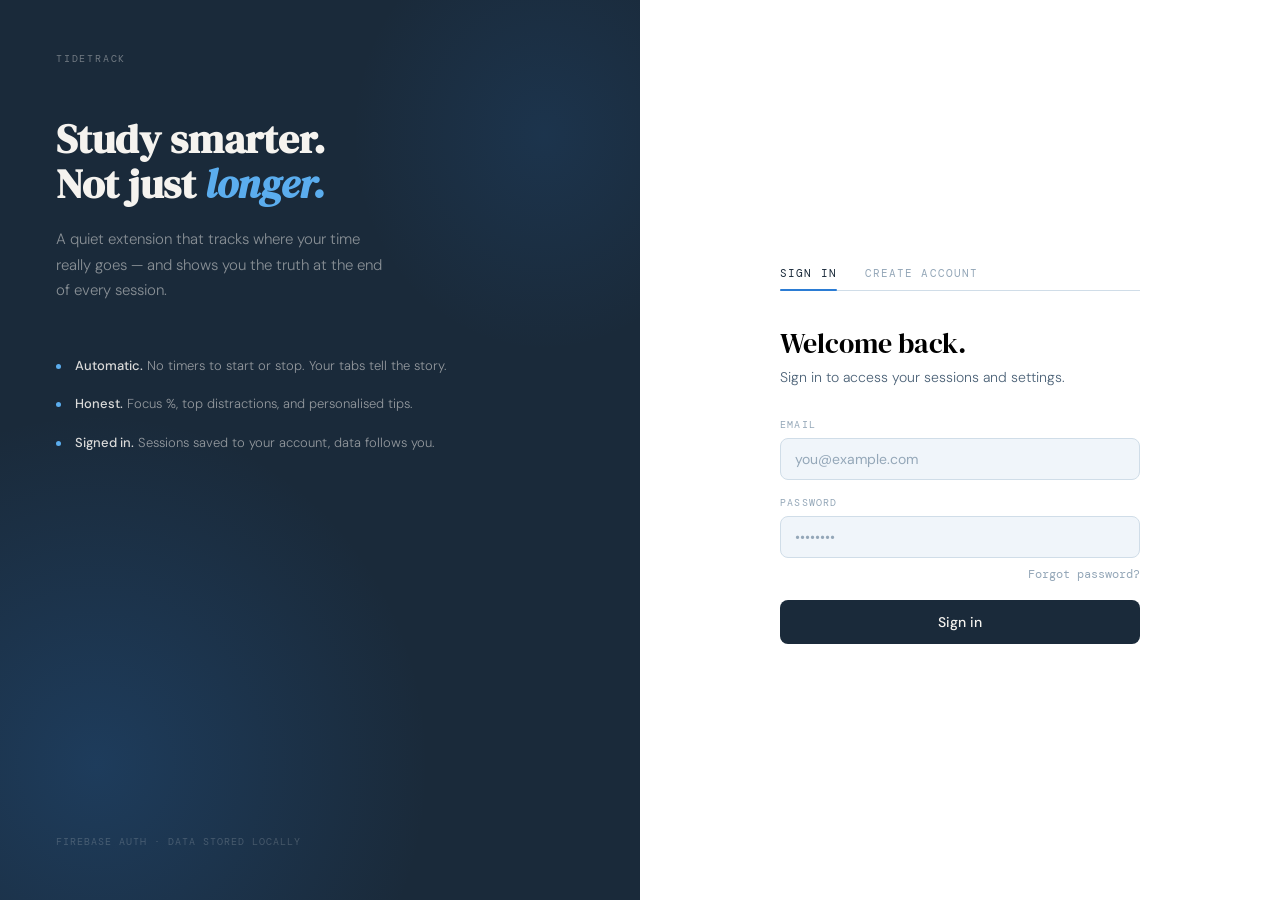
<file: my-folder/login.html>
<!DOCTYPE html>
<html lang="en">
<head>
  <meta charset="utf-8" />
  <meta name="viewport" content="width=device-width, initial-scale=1" />
  <title>Sign in — TideTrack</title>
  <link rel="preconnect" href="https://fonts.googleapis.com">
  <link href="https://fonts.googleapis.com/css2?family=DM+Serif+Display:ital@0;1&family=DM+Mono:wght@300;400&family=DM+Sans:wght@300;400;500&display=swap" rel="stylesheet">
  <style>
    *, *::before, *::after { box-sizing: border-box; margin: 0; padding: 0; }

    :root {
      --ink:      #1a2a3a;
      --ink-2:    #4d6378;
      --ink-3:    #94a7b8;
      --surface:  #ffffff;
      --bg:       #f0f5fa;
      --accent:   #2b7cd4;
      --accent-2: #e0eefb;
      --warn:     #c0392b;
      --warn-2:   #fdf0ee;
      --border:   #d0dde8;
    }

    html, body { height: 100%; font-family: 'DM Sans', system-ui, sans-serif; }

    .wrapper {
      min-height: 100vh;
      display: grid;
      grid-template-columns: 1fr 1fr;
    }

    /* ── Brand panel ── */
    .brand-panel {
      background: var(--ink);
      color: #f5f3ef;
      display: flex;
      flex-direction: column;
      justify-content: space-between;
      padding: 52px 56px;
      position: relative;
      overflow: hidden;
    }
    .brand-panel::before {
      content: '';
      position: absolute;
      inset: 0;
      background:
        radial-gradient(ellipse 80% 60% at 15% 85%, rgba(43,124,212,0.22) 0%, transparent 65%),
        radial-gradient(ellipse 50% 40% at 85% 15%, rgba(43,124,212,0.12) 0%, transparent 60%);
      pointer-events: none;
    }
    .brand-top { position: relative; z-index: 1; }
    .brand-eyebrow {
      font-family: 'DM Mono', monospace;
      font-size: 10px;
      letter-spacing: 0.18em;
      text-transform: uppercase;
      color: rgba(245,243,239,0.4);
      margin-bottom: 52px;
    }
    .brand-headline {
      font-family: 'DM Serif Display', Georgia, serif;
      font-size: clamp(30px, 3.2vw, 46px);
      line-height: 1.1;
    }
    .brand-headline em { font-style: italic; color: #5badee; }
    .brand-sub {
      margin-top: 20px;
      font-size: 15px;
      color: rgba(245,243,239,0.5);
      font-weight: 300;
      line-height: 1.7;
      max-width: 340px;
    }
    .brand-features { position: relative; z-index: 1; margin-top: 52px; display: flex; flex-direction: column; gap: 18px; }
    .brand-feature  { display: flex; align-items: flex-start; gap: 14px; }
    .feature-dot    { width: 5px; height: 5px; border-radius: 50%; background: #5badee; margin-top: 8px; flex-shrink: 0; }
    .brand-feature p { font-size: 13px; color: rgba(245,243,239,0.55); font-weight: 300; line-height: 1.6; }
    .brand-feature strong { color: rgba(245,243,239,0.88); font-weight: 500; }
    .brand-footer {
      position: relative; z-index: 1;
      font-family: 'DM Mono', monospace;
      font-size: 10px; letter-spacing: 0.1em;
      color: rgba(245,243,239,0.2);
      text-transform: uppercase;
    }

    /* ── Form panel ── */
    .form-panel {
      background: var(--surface);
      display: flex;
      align-items: center;
      justify-content: center;
      padding: 52px 56px;
    }
    .form-inner {
      width: 100%;
      max-width: 360px;
      animation: fadeUp 0.35s ease both;
    }
    @keyframes fadeUp {
      from { opacity: 0; transform: translateY(10px); }
      to   { opacity: 1; transform: none; }
    }

    /* ── Tabs ── */
    .tabs {
      display: flex;
      border-bottom: 1px solid var(--border);
      margin-bottom: 36px;
    }
    .tab-btn {
      background: none; border: none;
      padding: 10px 0; margin-right: 28px;
      font-family: 'DM Mono', monospace;
      font-size: 11px; letter-spacing: 0.1em;
      text-transform: uppercase;
      color: var(--ink-3); cursor: pointer;
      position: relative; transition: color 0.15s;
    }
    .tab-btn.active { color: var(--ink); }
    .tab-btn.active::after {
      content: ''; position: absolute;
      bottom: -1px; left: 0; right: 0;
      height: 2px; background: var(--accent); border-radius: 2px;
    }

    /* ── Headings ── */
    .form-title {
      font-family: 'DM Serif Display', Georgia, serif;
      font-size: 28px; font-weight: 400; line-height: 1.15;
      margin-bottom: 8px;
    }
    .form-sub { font-size: 14px; color: var(--ink-2); font-weight: 300; margin-bottom: 30px; line-height: 1.5; }

    /* ── Fields ── */
    .field { margin-bottom: 16px; }
    .field label {
      display: block;
      font-family: 'DM Mono', monospace;
      font-size: 10px; letter-spacing: 0.12em; text-transform: uppercase;
      color: var(--ink-3); margin-bottom: 7px;
    }
    .field input {
      width: 100%; padding: 11px 14px;
      background: var(--bg);
      border: 1.5px solid var(--border);
      border-radius: 8px;
      font-family: 'DM Sans', system-ui, sans-serif;
      font-size: 14px; color: var(--ink);
      outline: none; transition: border-color 0.15s, background 0.15s;
    }
    .field input:focus { border-color: var(--accent); background: var(--surface); }
    .field input::placeholder { color: var(--ink-3); }
    .field input.error { border-color: var(--warn); }

    /* ── Messages ── */
    .msg {
      font-size: 13px; padding: 10px 14px;
      border-radius: 8px; margin-bottom: 16px;
      line-height: 1.5; display: none;
    }
    .msg.error   { background: var(--warn-2); color: var(--warn); display: block; }
    .msg.success { background: var(--accent-2); color: var(--accent); display: block; }

    /* ── Forgot link ── */
    .forgot-link {
      display: block; text-align: right;
      font-size: 12px; font-family: 'DM Mono', monospace;
      color: var(--ink-3); cursor: pointer;
      margin-top: -8px; margin-bottom: 18px;
      text-decoration: none; transition: color 0.15s;
    }
    .forgot-link:hover { color: var(--accent); }

    /* ── Button ── */
    .submit-btn {
      width: 100%; padding: 12px;
      background: var(--ink); color: #f5f3ef;
      border: none; border-radius: 8px;
      font-family: 'DM Sans', system-ui, sans-serif;
      font-size: 14px; font-weight: 500; cursor: pointer;
      transition: opacity 0.15s, transform 0.1s;
      display: flex; align-items: center; justify-content: center; gap: 8px;
      min-height: 44px;
    }
    .submit-btn:hover  { opacity: 0.85; }
    .submit-btn:active { transform: scale(0.98); }
    .submit-btn:disabled { opacity: 0.45; cursor: default; transform: none; }
    .spinner {
      width: 15px; height: 15px;
      border: 2px solid rgba(255,255,255,0.3);
      border-top-color: #fff;
      border-radius: 50%;
      animation: spin 0.7s linear infinite;
    }
    @keyframes spin { to { transform: rotate(360deg); } }

    /* ── Reset section ── */
    #resetSection { display: none; }
    .back-link {
      display: inline-flex; align-items: center; gap: 6px;
      font-size: 12px; font-family: 'DM Mono', monospace;
      color: var(--ink-3); cursor: pointer;
      margin-bottom: 32px; transition: color 0.15s;
    }
    .back-link:hover { color: var(--accent); }

    @media (max-width: 680px) {
      .wrapper { grid-template-columns: 1fr; }
      .brand-panel { display: none; }
      .form-panel { padding: 40px 24px; align-items: flex-start; padding-top: 60px; }
    }
  </style>
</head>
<body>
<div class="wrapper">

  <!-- Left panel -->
  <div class="brand-panel">
    <div class="brand-top">
      <p class="brand-eyebrow">TideTrack</p>
      <h1 class="brand-headline">Study smarter.<br>Not just <em>longer.</em></h1>
      <p class="brand-sub">
        A quiet extension that tracks where your time really goes —
        and shows you the truth at the end of every session.
      </p>
      <div class="brand-features">
        <div class="brand-feature">
          <span class="feature-dot"></span>
          <p><strong>Automatic.</strong> No timers to start or stop. Your tabs tell the story.</p>
        </div>
        <div class="brand-feature">
          <span class="feature-dot"></span>
          <p><strong>Honest.</strong> Focus %, top distractions, and personalised tips.</p>
        </div>
        <div class="brand-feature">
          <span class="feature-dot"></span>
          <p><strong>Signed in.</strong> Sessions saved to your account, data follows you.</p>
        </div>
      </div>
    </div>
    <p class="brand-footer">Firebase Auth · Data stored locally</p>
  </div>

  <!-- Right panel -->
  <div class="form-panel">
    <div class="form-inner">

      <!-- Auth section -->
      <div id="authSection">
        <div class="tabs">
          <button class="tab-btn active" data-tab="signin">Sign in</button>
          <button class="tab-btn"        data-tab="signup">Create account</button>
        </div>

        <div id="msgBox" class="msg"></div>

        <!-- Sign in -->
        <div id="signinForm">
          <h2 class="form-title">Welcome back.</h2>
          <p class="form-sub">Sign in to access your sessions and settings.</p>
          <div class="field">
            <label>Email</label>
            <input type="email" id="si-email" placeholder="you@example.com" autocomplete="email" />
          </div>
          <div class="field">
            <label>Password</label>
            <input type="password" id="si-password" placeholder="••••••••" autocomplete="current-password" />
          </div>
          <a class="forgot-link" id="forgotLink">Forgot password?</a>
          <button class="submit-btn" id="signinBtn">
            <span>Sign in</span>
          </button>
        </div>

        <!-- Sign up -->
        <div id="signupForm" style="display:none">
          <h2 class="form-title">Create your account.</h2>
          <p class="form-sub">Start tracking your study sessions today.</p>
          <div class="field">
            <label>Your name</label>
            <input type="text" id="su-name" placeholder="First name" autocomplete="given-name" />
          </div>
          <div class="field">
            <label>Email</label>
            <input type="email" id="su-email" placeholder="you@example.com" autocomplete="email" />
          </div>
          <div class="field">
            <label>Password</label>
            <input type="password" id="su-password" placeholder="At least 6 characters" autocomplete="new-password" />
          </div>
          <div class="field">
            <label>Confirm password</label>
            <input type="password" id="su-confirm" placeholder="••••••••" autocomplete="new-password" />
          </div>
          <button class="submit-btn" id="signupBtn">
            <span>Create account</span>
          </button>
        </div>
      </div>

      <!-- Password reset section -->
      <div id="resetSection">
        <span class="back-link" id="backToSignin">← Back to sign in</span>
        <h2 class="form-title">Reset password.</h2>
        <p class="form-sub">We'll send a reset link to your email address.</p>
        <div id="resetMsg" class="msg"></div>
        <div class="field">
          <label>Email</label>
          <input type="email" id="reset-email" placeholder="you@example.com" autocomplete="email" />
        </div>
        <button class="submit-btn" id="resetBtn">
          <span>Send reset link</span>
        </button>
      </div>

    </div>
  </div>
</div>

<script src="firebase-config.js"></script>
<script src="auth.js"></script>
<script src="login.js"></script>
</body>
</html>
</file>
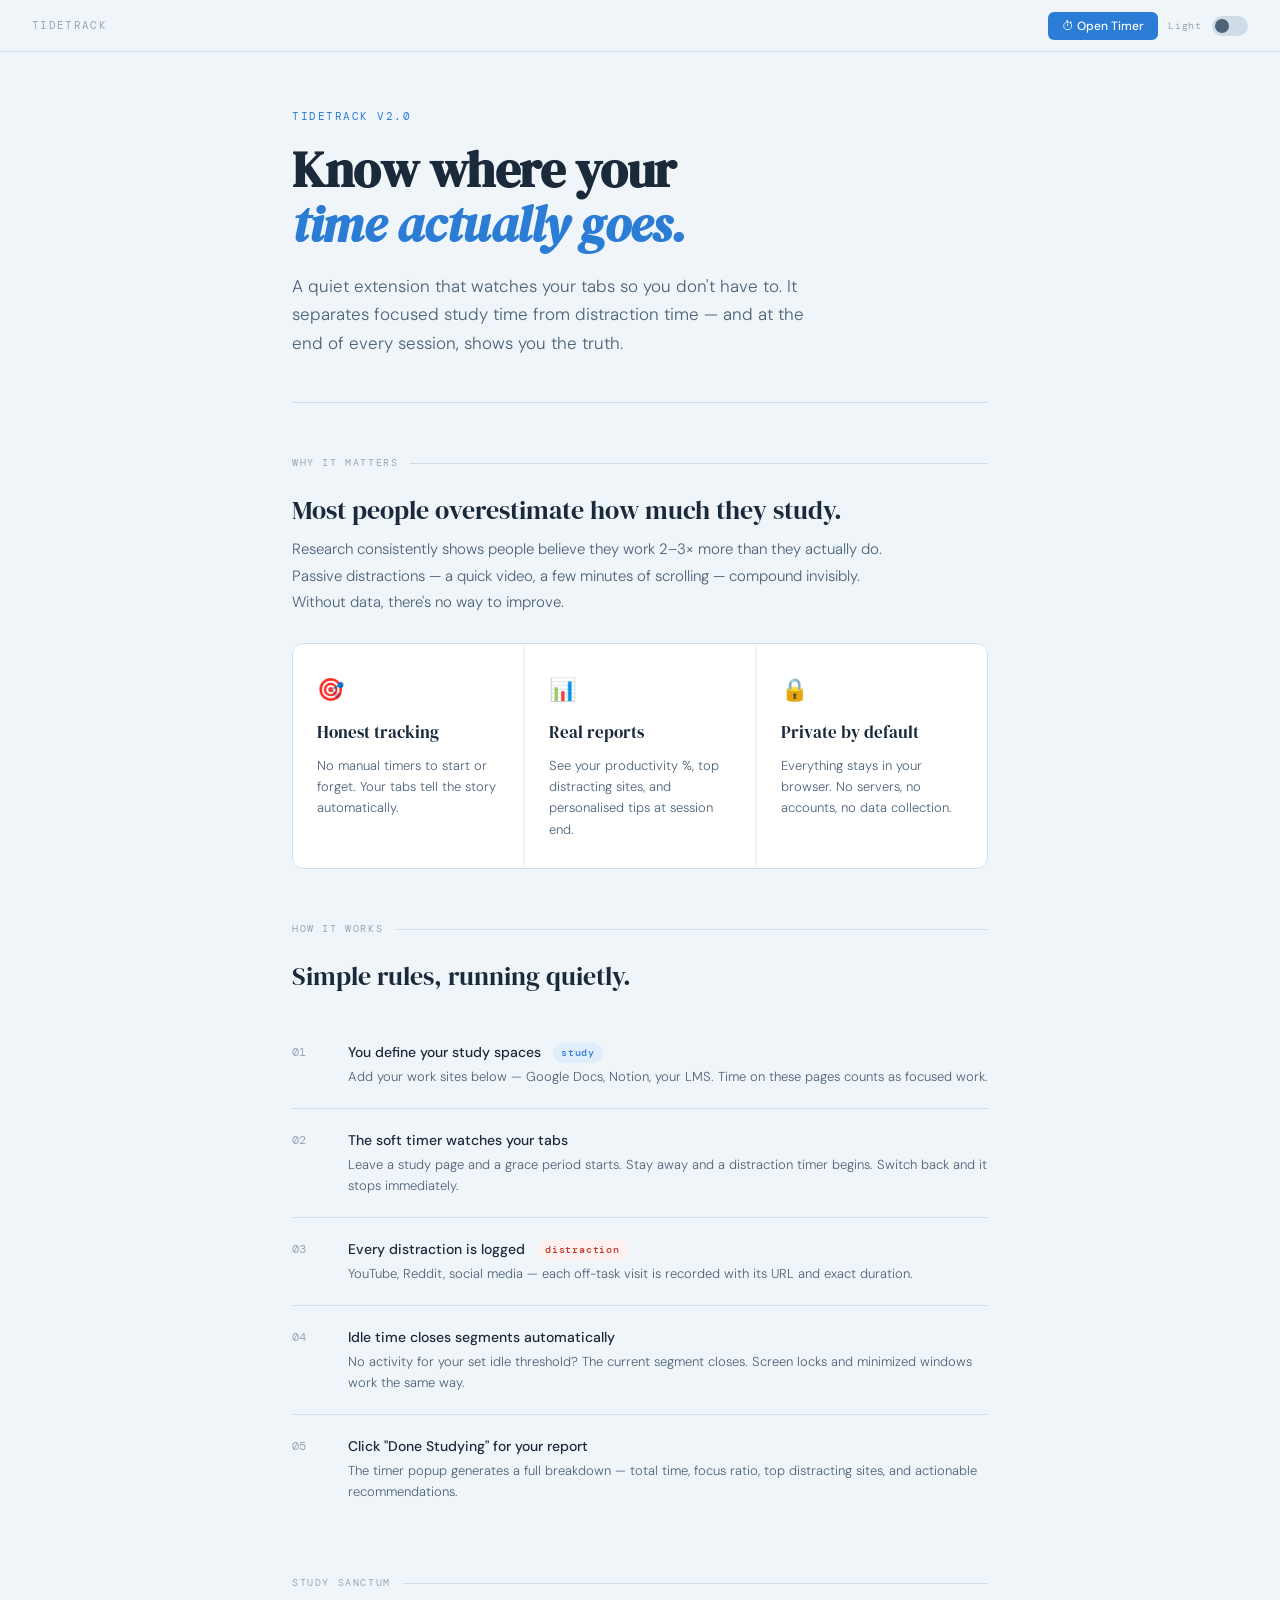
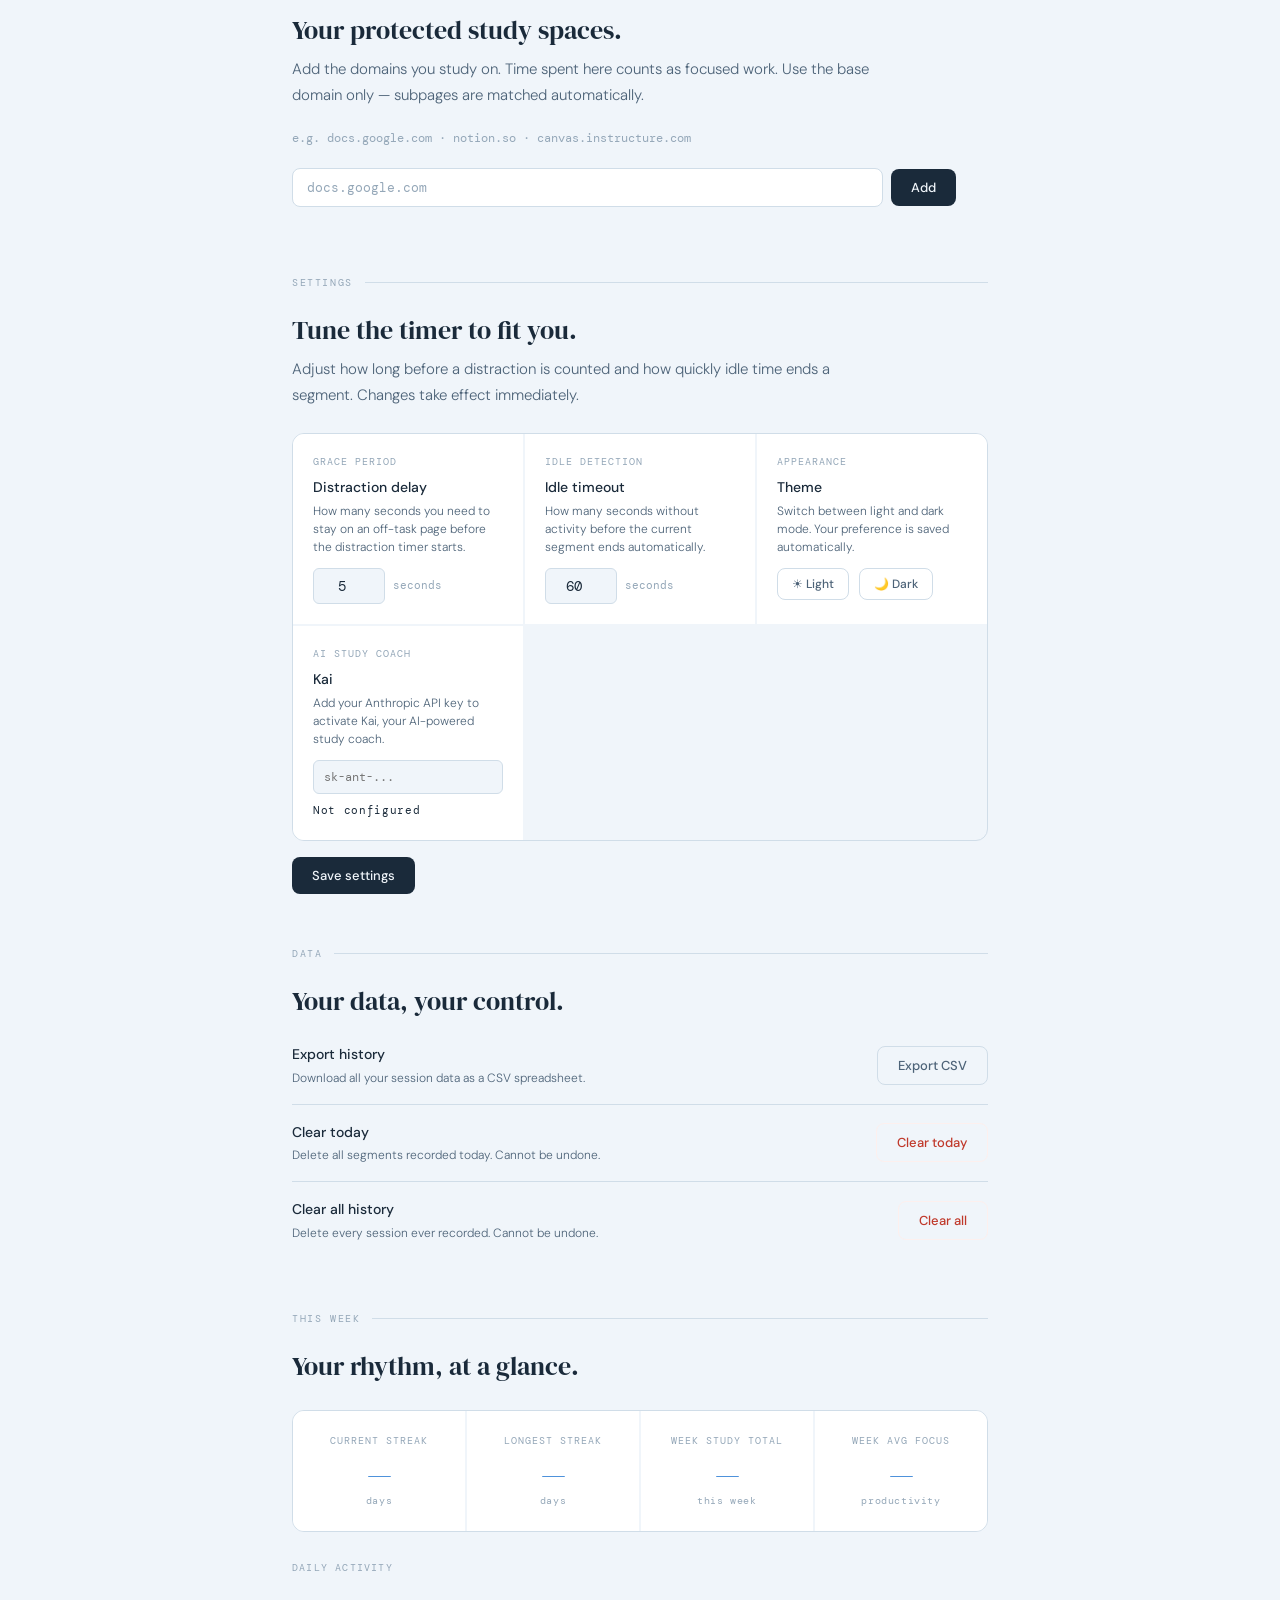
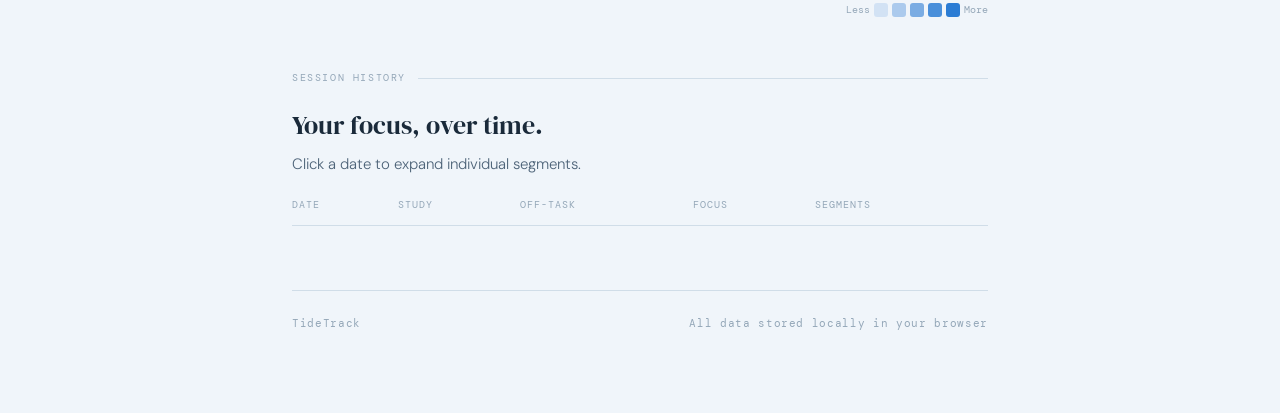
<file: my-folder/options.html>
<!DOCTYPE html>
<html lang="en">
<head>
  <meta charset="utf-8" />
  <meta name="viewport" content="width=device-width, initial-scale=1" />
  <title>TideTrack</title>
  <link rel="preconnect" href="https://fonts.googleapis.com">
  <link href="https://fonts.googleapis.com/css2?family=DM+Serif+Display:ital@0;1&family=DM+Mono:wght@300;400&family=DM+Sans:wght@300;400;500&display=swap" rel="stylesheet">
  <style>

    /* ── Themes ─────────────────────────────────────────────────────────────── */
    :root {
      --bg:       #f0f5fa;
      --surface:  #ffffff;
      --surface-2:#e8eff7;
      --ink:      #1a2a3a;
      --ink-2:    #4d6378;
      --ink-3:    #94a7b8;
      --accent:   #2b7cd4;
      --accent-2: #e0eefb;
      --warn:     #c0392b;
      --warn-2:   #fdf0ee;
      --amber:    #d97706;
      --border:   #d0dde8;
      --shadow:   rgba(0,0,0,0.06);
    }

    [data-theme="dark"] {
      --bg:       #0c1a2a;
      --surface:  #132233;
      --surface-2:#1a2d42;
      --ink:      #e4ecf4;
      --ink-2:    #8ea3b8;
      --ink-3:    #4a6478;
      --accent:   #5badee;
      --accent-2: #0f2640;
      --warn:     #e57373;
      --warn-2:   #2d1212;
      --amber:    #f59e0b;
      --border:   #1e3450;
      --shadow:   rgba(0,0,0,0.3);
    }

    *, *::before, *::after { box-sizing: border-box; margin: 0; padding: 0; }

    html { scroll-behavior: smooth; }

    body {
      font-family: 'DM Sans', system-ui, sans-serif;
      background: var(--bg);
      color: var(--ink);
      min-height: 100vh;
      font-size: 15px;
      line-height: 1.6;
      transition: background 0.25s, color 0.25s;
    }

    /* ── Top nav bar ──────────────────────────────────────────────────────── */
    .topbar {
      position: sticky;
      top: 0;
      z-index: 100;
      background: var(--bg);
      border-bottom: 1px solid var(--border);
      padding: 0 32px;
      display: flex;
      align-items: center;
      justify-content: space-between;
      height: 52px;
      transition: background 0.25s;
    }
    .topbar-brand {
      font-family: 'DM Mono', monospace;
      font-size: 11px;
      letter-spacing: 0.12em;
      text-transform: uppercase;
      color: var(--ink-3);
    }
    .topbar-right { display: flex; align-items: center; gap: 10px; }

    /* Open Timer button */
    .btn-timer {
      display: flex;
      align-items: center;
      gap: 6px;
      padding: 6px 14px;
      background: var(--accent);
      color: #fff;
      border: none;
      border-radius: 6px;
      font-family: 'DM Sans', system-ui, sans-serif;
      font-size: 12px;
      font-weight: 500;
      cursor: pointer;
      transition: opacity 0.15s, transform 0.1s;
    }
    .btn-timer:hover  { opacity: 0.85; }
    .btn-timer:active { transform: scale(0.97); }

    /* Theme toggle */
    .theme-toggle {
      width: 36px; height: 20px;
      background: var(--border);
      border-radius: 99px;
      border: none;
      cursor: pointer;
      position: relative;
      transition: background 0.2s;
      flex-shrink: 0;
    }
    .theme-toggle::after {
      content: '';
      position: absolute;
      top: 3px; left: 3px;
      width: 14px; height: 14px;
      background: var(--ink-2);
      border-radius: 50%;
      transition: transform 0.2s, background 0.2s;
    }
    [data-theme="dark"] .theme-toggle { background: var(--accent); }
    [data-theme="dark"] .theme-toggle::after {
      transform: translateX(16px);
      background: #fff;
    }
    .theme-label {
      font-family: 'DM Mono', monospace;
      font-size: 10px;
      color: var(--ink-3);
      letter-spacing: 0.08em;
    }

    /* ── Page layout ──────────────────────────────────────────────────────── */
    .page { max-width: 760px; margin: 0 auto; padding: 0 32px 80px; }

    /* ── Hero ─────────────────────────────────────────────────────────────── */
    .hero {
      padding: 56px 0 44px;
      border-bottom: 1px solid var(--border);
      margin-bottom: 52px;
    }
    .hero-eyebrow {
      font-family: 'DM Mono', monospace;
      font-size: 11px;
      letter-spacing: 0.14em;
      text-transform: uppercase;
      color: var(--accent);
      margin-bottom: 16px;
    }
    .hero h1 {
      font-family: 'DM Serif Display', Georgia, serif;
      font-size: clamp(34px, 5vw, 50px);
      line-height: 1.1;
      letter-spacing: -0.01em;
      margin-bottom: 20px;
    }
    .hero h1 em { font-style: italic; color: var(--accent); }
    .hero-desc {
      font-size: 17px;
      color: var(--ink-2);
      max-width: 520px;
      font-weight: 300;
      line-height: 1.7;
    }

    /* ── Section pattern ──────────────────────────────────────────────────── */
    .section { margin-bottom: 52px; }
    .section-label {
      font-family: 'DM Mono', monospace;
      font-size: 10px;
      letter-spacing: 0.16em;
      text-transform: uppercase;
      color: var(--ink-3);
      margin-bottom: 24px;
      display: flex;
      align-items: center;
      gap: 12px;
    }
    .section-label::after {
      content: '';
      flex: 1;
      height: 1px;
      background: var(--border);
    }
    .section h2 {
      font-family: 'DM Serif Display', Georgia, serif;
      font-size: 26px;
      font-weight: 400;
      margin-bottom: 10px;
      line-height: 1.2;
    }
    .section-body {
      color: var(--ink-2);
      font-weight: 300;
      line-height: 1.75;
      max-width: 600px;
    }

    /* ── Info cards ───────────────────────────────────────────────────────── */
    .info-grid {
      display: grid;
      grid-template-columns: repeat(auto-fit, minmax(210px, 1fr));
      gap: 2px;
      margin-top: 28px;
      border: 1px solid var(--border);
      border-radius: 12px;
      overflow: hidden;
    }
    .info-card { background: var(--surface); padding: 28px 24px; }
    .info-card-icon { font-size: 22px; margin-bottom: 12px; display: block; }
    .info-card h3 {
      font-family: 'DM Serif Display', Georgia, serif;
      font-size: 17px;
      font-weight: 400;
      margin-bottom: 8px;
    }
    .info-card p { font-size: 13px; color: var(--ink-2); line-height: 1.65; font-weight: 300; }

    /* ── How-it-works steps ───────────────────────────────────────────────── */
    .steps { margin-top: 28px; }
    .step {
      display: grid;
      grid-template-columns: 40px 1fr;
      gap: 16px;
      padding: 20px 0;
      border-bottom: 1px solid var(--border);
      align-items: start;
    }
    .step:last-child { border-bottom: none; }
    .step-num { font-family: 'DM Mono', monospace; font-size: 12px; color: var(--ink-3); padding-top: 2px; }
    .step-title { font-weight: 500; font-size: 14px; margin-bottom: 4px; }
    .step-desc { font-size: 13px; color: var(--ink-2); font-weight: 300; line-height: 1.6; }
    .step-tag {
      display: inline-block;
      font-family: 'DM Mono', monospace;
      font-size: 10px;
      letter-spacing: 0.08em;
      padding: 2px 8px;
      border-radius: 20px;
      margin-left: 8px;
      vertical-align: middle;
    }
    .tag-study { background: var(--accent-2); color: var(--accent); }
    .tag-dist  { background: var(--warn-2);   color: var(--warn); }

    /* ── Whitelist ────────────────────────────────────────────────────────── */
    .whitelist-form {
      display: flex;
      gap: 8px;
      align-items: center;
      margin-top: 20px;
      margin-bottom: 16px;
    }
    .whitelist-form input {
      flex: 1;
      padding: 10px 14px;
      font-family: 'DM Mono', monospace;
      font-size: 13px;
      background: var(--surface);
      border: 1px solid var(--border);
      border-radius: 8px;
      color: var(--ink);
      outline: none;
      transition: border-color 0.15s;
    }
    .whitelist-form input:focus { border-color: var(--accent); }
    .whitelist-form input::placeholder { color: var(--ink-3); }
    .btn {
      padding: 10px 20px;
      border-radius: 8px;
      font-family: 'DM Sans', system-ui, sans-serif;
      font-size: 13px;
      font-weight: 500;
      cursor: pointer;
      border: none;
      transition: opacity 0.15s, transform 0.1s;
      white-space: nowrap;
    }
    .btn:active { transform: scale(0.97); }
    .btn-primary { background: var(--ink); color: var(--bg); }
    .btn-primary:hover { opacity: 0.82; }
    .btn-ghost {
      background: none;
      border: 1px solid var(--border);
      color: var(--ink-2);
    }
    .btn-ghost:hover { border-color: var(--ink-2); color: var(--ink); }
    .btn-danger {
      background: none;
      border: 1px solid var(--warn-2);
      color: var(--warn);
    }
    .btn-danger:hover { background: var(--warn-2); }

    .whitelist-hint {
      font-size: 12px;
      color: var(--ink-3);
      font-family: 'DM Mono', monospace;
      margin-bottom: 16px;
    }
    #whitelistItems { display: flex; flex-direction: column; gap: 6px; }
    .wl-item {
      display: flex;
      align-items: center;
      justify-content: space-between;
      background: var(--surface);
      border: 1px solid var(--border);
      border-radius: 8px;
      padding: 10px 14px;
      animation: fadeIn 0.2s ease;
    }
    @keyframes fadeIn {
      from { opacity: 0; transform: translateY(-4px); }
      to   { opacity: 1; transform: none; }
    }
    .wl-domain { font-family: 'DM Mono', monospace; font-size: 13px; color: var(--accent); }
    .wl-remove {
      font-size: 12px;
      color: var(--ink-3);
      background: none;
      border: none;
      cursor: pointer;
      padding: 3px 8px;
      border-radius: 4px;
      transition: color 0.15s, background 0.15s;
    }
    .wl-remove:hover { color: var(--warn); background: var(--warn-2); }
    .wl-empty { font-size: 13px; color: var(--ink-3); font-style: italic; padding: 12px 0; }
    .feedback-pill {
      font-size: 12px;
      font-family: 'DM Mono', monospace;
      padding: 4px 12px;
      border-radius: 20px;
      opacity: 0;
      transition: opacity 0.2s;
      pointer-events: none;
    }

    /* ── Settings cards ───────────────────────────────────────────────────── */
    .settings-grid {
      display: grid;
      grid-template-columns: repeat(auto-fit, minmax(220px, 1fr));
      gap: 2px;
      margin-top: 24px;
      border: 1px solid var(--border);
      border-radius: 12px;
      overflow: hidden;
    }
    .setting-card {
      background: var(--surface);
      padding: 20px;
    }
    .setting-card-label {
      font-family: 'DM Mono', monospace;
      font-size: 10px;
      letter-spacing: 0.1em;
      text-transform: uppercase;
      color: var(--ink-3);
      margin-bottom: 6px;
    }
    .setting-card-title {
      font-size: 14px;
      font-weight: 500;
      margin-bottom: 4px;
    }
    .setting-card-desc {
      font-size: 12px;
      color: var(--ink-2);
      font-weight: 300;
      margin-bottom: 12px;
      line-height: 1.5;
    }
    .setting-input-row { display: flex; align-items: center; gap: 8px; }
    .setting-num {
      width: 72px;
      padding: 8px 10px;
      font-family: 'DM Mono', monospace;
      font-size: 14px;
      background: var(--bg);
      border: 1px solid var(--border);
      border-radius: 6px;
      color: var(--ink);
      text-align: center;
      outline: none;
      transition: border-color 0.15s;
    }
    .setting-num:focus { border-color: var(--accent); }
    .setting-unit {
      font-family: 'DM Mono', monospace;
      font-size: 11px;
      color: var(--ink-3);
    }
    .settings-save-row {
      margin-top: 16px;
      display: flex;
      align-items: center;
      gap: 10px;
    }

    /* Data management */
    .data-row {
      display: flex;
      align-items: center;
      justify-content: space-between;
      padding: 16px 0;
      border-bottom: 1px solid var(--border);
    }
    .data-row:last-child { border-bottom: none; }
    .data-row-info h3 { font-size: 14px; font-weight: 500; margin-bottom: 3px; }
    .data-row-info p  { font-size: 12px; color: var(--ink-2); font-weight: 300; }

    /* ── History table ────────────────────────────────────────────────────── */
    .history-table {
      width: 100%;
      border-collapse: collapse;
      margin-top: 20px;
      font-size: 13px;
    }
    .history-table th {
      font-family: 'DM Mono', monospace;
      font-size: 10px;
      letter-spacing: 0.1em;
      text-transform: uppercase;
      color: var(--ink-3);
      font-weight: 400;
      padding: 0 16px 12px 0;
      text-align: left;
      border-bottom: 1px solid var(--border);
    }
    .history-table td {
      padding: 14px 16px 14px 0;
      border-bottom: 1px solid var(--border);
      vertical-align: middle;
    }
    .history-table tbody tr.summary-row {
      cursor: pointer;
      transition: background 0.1s;
    }
    .history-table tbody tr.summary-row:hover td { background: var(--surface-2); }
    .history-table tbody tr.summary-row:last-child td { border-bottom: none; }

    .date-cell { font-family: 'DM Mono', monospace; color: var(--ink-2); font-size: 12px; }
    .date-cell .expand-icon {
      display: inline-block;
      margin-right: 6px;
      font-size: 10px;
      color: var(--ink-3);
      transition: transform 0.2s;
    }
    .date-cell.open .expand-icon { transform: rotate(90deg); }

    .dur-study { color: var(--accent); font-family: 'DM Mono', monospace; }
    .dur-dist  { color: var(--warn);   font-family: 'DM Mono', monospace; }

    .pct-wrap { display: flex; align-items: center; gap: 10px; }
    .pct-bar-bg {
      width: 80px; height: 5px;
      background: var(--border);
      border-radius: 99px;
      overflow: hidden;
    }
    .pct-bar-fill { height: 100%; border-radius: 99px; }
    .pct-label { font-family: 'DM Mono', monospace; font-size: 12px; min-width: 36px; }

    /* Expanded segment rows */
    .segment-rows { display: none; }
    .segment-rows.open { display: table-row-group; }
    .segment-row td {
      padding: 8px 16px 8px 24px;
      font-size: 12px;
      background: var(--surface-2);
      border-bottom: 1px solid var(--border);
      color: var(--ink-2);
    }
    .segment-row td:first-child {
      font-family: 'DM Mono', monospace;
      font-size: 11px;
    }
    .seg-study { color: var(--accent); }
    .seg-dist  { color: var(--warn); }

    .history-empty {
      text-align: center;
      padding: 40px 0;
      color: var(--ink-3);
      font-size: 13px;
      font-style: italic;
    }

    /* ── Streak & Weekly Summary ──────────────────────────────────────────── */
    .streak-cards {
      display: grid;
      grid-template-columns: repeat(4, 1fr);
      gap: 2px;
      margin-top: 28px;
      border: 1px solid var(--border);
      border-radius: 12px;
      overflow: hidden;
    }
    .streak-card {
      background: var(--surface);
      padding: 22px 18px;
      text-align: center;
    }
    .streak-card-label {
      font-family: 'DM Mono', monospace;
      font-size: 10px;
      letter-spacing: 0.1em;
      text-transform: uppercase;
      color: var(--ink-3);
      margin-bottom: 10px;
    }
    .streak-card-value {
      font-family: 'DM Serif Display', Georgia, serif;
      font-size: 30px;
      line-height: 1;
      color: var(--accent);
      margin-bottom: 4px;
    }
    .streak-card-unit {
      font-family: 'DM Mono', monospace;
      font-size: 10px;
      color: var(--ink-3);
      letter-spacing: 0.06em;
    }

    .heatmap-wrap {
      margin-top: 28px;
    }
    .heatmap-title {
      font-family: 'DM Mono', monospace;
      font-size: 10px;
      letter-spacing: 0.12em;
      text-transform: uppercase;
      color: var(--ink-3);
      margin-bottom: 14px;
    }
    .heatmap-row {
      display: grid;
      grid-template-columns: repeat(7, 1fr);
      gap: 6px;
    }
    .heatmap-day {
      aspect-ratio: 1;
      border-radius: 8px;
      background: var(--accent);
      opacity: 0.08;
      position: relative;
      transition: opacity 0.3s, transform 0.15s;
      cursor: default;
      max-height: 72px;
    }
    .heatmap-day:hover {
      transform: scale(1.06);
    }
    .heatmap-day-label {
      position: absolute;
      top: 8px;
      left: 10px;
      font-family: 'DM Mono', monospace;
      font-size: 10px;
      letter-spacing: 0.06em;
      text-transform: uppercase;
      color: var(--bg);
      opacity: 0.9;
      pointer-events: none;
    }
    .heatmap-day-hours {
      position: absolute;
      bottom: 8px;
      right: 10px;
      font-family: 'DM Mono', monospace;
      font-size: 11px;
      color: var(--bg);
      opacity: 0.85;
      pointer-events: none;
    }
    /* Low activity: keep labels dark since tile is almost transparent */
    .heatmap-day.low .heatmap-day-label,
    .heatmap-day.low .heatmap-day-hours {
      color: var(--ink-3);
    }
    .heatmap-day.today {
      outline: 2px solid var(--accent);
      outline-offset: 2px;
    }

    .heatmap-legend {
      display: flex;
      align-items: center;
      gap: 4px;
      margin-top: 12px;
      justify-content: flex-end;
      font-family: 'DM Mono', monospace;
      font-size: 10px;
      color: var(--ink-3);
    }
    .heatmap-swatch {
      width: 14px;
      height: 14px;
      border-radius: 3px;
      background: var(--accent);
    }

    @media (prefers-color-scheme: dark) {
      :root:not([data-theme="light"]) {
        --bg:       #0c1a2a;
        --surface:  #132233;
        --surface-2:#1a2d42;
        --ink:      #e4ecf4;
        --ink-2:    #8ea3b8;
        --ink-3:    #4a6478;
        --accent:   #5badee;
        --accent-2: #0f2640;
        --warn:     #e57373;
        --warn-2:   #2d1212;
        --amber:    #f59e0b;
        --border:   #1e3450;
        --shadow:   rgba(0,0,0,0.3);
      }
    }

    /* Screen-reader only helper */
    .sr-only {
      position: absolute;
      width: 1px; height: 1px;
      padding: 0; margin: -1px;
      overflow: hidden;
      clip: rect(0,0,0,0);
      border: 0;
    }

    @media (max-width: 600px) {
      .streak-cards {
        grid-template-columns: repeat(2, 1fr);
      }
    }

    /* ── Footer ───────────────────────────────────────────────────────────── */
    .footer {
      margin-top: 64px;
      padding-top: 24px;
      border-top: 1px solid var(--border);
      font-family: 'DM Mono', monospace;
      font-size: 11px;
      color: var(--ink-3);
      letter-spacing: 0.06em;
      display: flex;
      justify-content: space-between;
    }

  </style>
</head>
<body>

  <!-- Top nav -->
  <nav class="topbar">
    <span class="topbar-brand">TideTrack</span>
    <div class="topbar-right">
      <span id="authStatus" style="font-family:'DM Mono',monospace;font-size:11px;color:var(--ink-3);display:none">
        <span id="authUser"></span>
        <button id="signOutBtn" class="btn-ghost" style="font-size:11px;padding:4px 10px;margin-left:6px;border:1px solid var(--border);border-radius:6px;cursor:pointer;background:none;color:var(--ink-3);font-family:'DM Mono',monospace">Sign out</button>
      </span>
      <a id="signInLink" href="#" style="font-family:'DM Mono',monospace;font-size:11px;color:var(--accent);text-decoration:none;display:none">Sign in →</a>
      <button class="btn-timer" id="openTimerBtn">⏱ Open Timer</button>
      <span class="theme-label" id="themeLabel">Light</span>
      <button class="theme-toggle" id="themeToggle" aria-label="Toggle theme" role="switch" aria-checked="false"></button>
    </div>
  </nav>

  <div class="page">

    <!-- Hero -->
    <header class="hero">
      <p class="hero-eyebrow">TideTrack v2.0</p>
      <h1>Know where your<br><em>time actually goes.</em></h1>
      <p class="hero-desc">
        A quiet extension that watches your tabs so you don't have to.
        It separates focused study time from distraction time — and
        at the end of every session, shows you the truth.
      </p>
    </header>

    <!-- Why it matters -->
    <section class="section">
      <p class="section-label">Why it matters</p>
      <h2>Most people overestimate how much they study.</h2>
      <p class="section-body">
        Research consistently shows people believe they work 2–3× more than they actually do.
        Passive distractions — a quick video, a few minutes of scrolling — compound invisibly.
        Without data, there's no way to improve.
      </p>
      <div class="info-grid">
        <div class="info-card">
          <span class="info-card-icon">🎯</span>
          <h3>Honest tracking</h3>
          <p>No manual timers to start or forget. Your tabs tell the story automatically.</p>
        </div>
        <div class="info-card">
          <span class="info-card-icon">📊</span>
          <h3>Real reports</h3>
          <p>See your productivity %, top distracting sites, and personalised tips at session end.</p>
        </div>
        <div class="info-card">
          <span class="info-card-icon">🔒</span>
          <h3>Private by default</h3>
          <p>Everything stays in your browser. No servers, no accounts, no data collection.</p>
        </div>
      </div>
    </section>

    <!-- How it works -->
    <section class="section">
      <p class="section-label">How it works</p>
      <h2>Simple rules, running quietly.</h2>
      <div class="steps">
        <div class="step">
          <span class="step-num">01</span>
          <div>
            <p class="step-title">You define your study spaces <span class="step-tag tag-study">study</span></p>
            <p class="step-desc">Add your work sites below — Google Docs, Notion, your LMS. Time on these pages counts as focused work.</p>
          </div>
        </div>
        <div class="step">
          <span class="step-num">02</span>
          <div>
            <p class="step-title">The soft timer watches your tabs</p>
            <p class="step-desc">Leave a study page and a grace period starts. Stay away and a distraction timer begins. Switch back and it stops immediately.</p>
          </div>
        </div>
        <div class="step">
          <span class="step-num">03</span>
          <div>
            <p class="step-title">Every distraction is logged <span class="step-tag tag-dist">distraction</span></p>
            <p class="step-desc">YouTube, Reddit, social media — each off-task visit is recorded with its URL and exact duration.</p>
          </div>
        </div>
        <div class="step">
          <span class="step-num">04</span>
          <div>
            <p class="step-title">Idle time closes segments automatically</p>
            <p class="step-desc">No activity for your set idle threshold? The current segment closes. Screen locks and minimized windows work the same way.</p>
          </div>
        </div>
        <div class="step">
          <span class="step-num">05</span>
          <div>
            <p class="step-title">Click "Done Studying" for your report</p>
            <p class="step-desc">The timer popup generates a full breakdown — total time, focus ratio, top distracting sites, and actionable recommendations.</p>
          </div>
        </div>
      </div>
    </section>

    <!-- Study Sanctum -->
    <section class="section">
      <p class="section-label">Study Sanctum</p>
      <h2>Your protected study spaces.</h2>
      <p class="section-body" style="margin-bottom: 20px;">
        Add the domains you study on. Time spent here counts as focused work.
        Use the base domain only — subpages are matched automatically.
      </p>
      <p class="whitelist-hint">e.g. docs.google.com · notion.so · canvas.instructure.com</p>
      <div class="whitelist-form">
        <input type="text" id="whitelistUrl" placeholder="docs.google.com" autocomplete="off" spellcheck="false" aria-label="Domain to whitelist" />
        <button class="btn btn-primary" id="addWhitelist">Add</button>
        <span class="feedback-pill" id="feedback"></span>
      </div>
      <div id="whitelistItems"></div>
    </section>

    <!-- Settings -->
    <section class="section">
      <p class="section-label">Settings</p>
      <h2>Tune the timer to fit you.</h2>
      <p class="section-body" style="margin-bottom: 24px;">
        Adjust how long before a distraction is counted and how quickly idle time ends a segment.
        Changes take effect immediately.
      </p>

      <div class="settings-grid">
        <div class="setting-card">
          <p class="setting-card-label">Grace period</p>
          <p class="setting-card-title">Distraction delay</p>
          <p class="setting-card-desc">How many seconds you need to stay on an off-task page before the distraction timer starts.</p>
          <div class="setting-input-row">
            <input type="number" class="setting-num" id="graceInput" min="1" max="60" value="5" aria-label="Grace period in seconds" />
            <span class="setting-unit">seconds</span>
          </div>
        </div>

        <div class="setting-card">
          <p class="setting-card-label">Idle detection</p>
          <p class="setting-card-title">Idle timeout</p>
          <p class="setting-card-desc">How many seconds without activity before the current segment ends automatically.</p>
          <div class="setting-input-row">
            <input type="number" class="setting-num" id="idleInput" min="10" max="300" value="60" aria-label="Idle timeout in seconds" />
            <span class="setting-unit">seconds</span>
          </div>
        </div>

        <div class="setting-card">
          <p class="setting-card-label">Appearance</p>
          <p class="setting-card-title">Theme</p>
          <p class="setting-card-desc">Switch between light and dark mode. Your preference is saved automatically.</p>
          <div class="setting-input-row" style="gap:10px;margin-top:4px">
            <button class="btn btn-ghost" id="lightBtn" style="font-size:12px;padding:7px 14px">☀️ Light</button>
            <button class="btn btn-ghost" id="darkBtn"  style="font-size:12px;padding:7px 14px">🌙 Dark</button>
          </div>
        </div>

        <div class="setting-card">
          <p class="setting-card-label">AI Study Coach</p>
          <p class="setting-card-title">Kai</p>
          <p class="setting-card-desc">Add your Anthropic API key to activate Kai, your AI-powered study coach.</p>
          <div class="setting-input-row">
            <input type="password" class="setting-num" id="apiKeyInput" style="width:100%;text-align:left;font-size:12px" placeholder="sk-ant-..." aria-label="Anthropic API key" />
          </div>
          <p id="kaiStatus" style="font-family:'DM Mono',monospace;font-size:11px;margin-top:8px;letter-spacing:0.06em">Not configured</p>
        </div>
      </div>

      <div class="settings-save-row">
        <button class="btn btn-primary" id="saveSettings">Save settings</button>
        <span class="feedback-pill" id="settingsFeedback"></span>
      </div>
    </section>

    <!-- Data management -->
    <section class="section">
      <p class="section-label">Data</p>
      <h2>Your data, your control.</h2>

      <div class="data-row">
        <div class="data-row-info">
          <h3>Export history</h3>
          <p>Download all your session data as a CSV spreadsheet.</p>
        </div>
        <button class="btn btn-ghost" id="exportBtn">Export CSV</button>
      </div>
      <div class="data-row">
        <div class="data-row-info">
          <h3>Clear today</h3>
          <p>Delete all segments recorded today. Cannot be undone.</p>
        </div>
        <button class="btn btn-danger" id="clearTodayBtn">Clear today</button>
      </div>
      <div class="data-row">
        <div class="data-row-info">
          <h3>Clear all history</h3>
          <p>Delete every session ever recorded. Cannot be undone.</p>
        </div>
        <button class="btn btn-danger" id="clearAllBtn">Clear all</button>
      </div>
    </section>

    <!-- Streak & Weekly Summary -->
    <section class="section">
      <p class="section-label">This week</p>
      <h2>Your rhythm, at a glance.</h2>

      <div class="streak-cards">
        <div class="streak-card">
          <p class="streak-card-label">Current streak</p>
          <p class="streak-card-value" id="currentStreak">—</p>
          <p class="streak-card-unit" id="currentStreakUnit">days</p>
        </div>
        <div class="streak-card">
          <p class="streak-card-label">Longest streak</p>
          <p class="streak-card-value" id="longestStreak">—</p>
          <p class="streak-card-unit" id="longestStreakUnit">days</p>
        </div>
        <div class="streak-card">
          <p class="streak-card-label">Week study total</p>
          <p class="streak-card-value" id="weekStudy">—</p>
          <p class="streak-card-unit">this week</p>
        </div>
        <div class="streak-card">
          <p class="streak-card-label">Week avg focus</p>
          <p class="streak-card-value" id="weekAvgFocus">—</p>
          <p class="streak-card-unit">productivity</p>
        </div>
      </div>

      <div class="heatmap-wrap">
        <p class="heatmap-title">Daily activity</p>
        <div class="heatmap-row" id="heatmapRow"></div>
        <div class="heatmap-legend">
          <span>Less</span>
          <span class="heatmap-swatch" style="opacity:0.15"></span>
          <span class="heatmap-swatch" style="opacity:0.35"></span>
          <span class="heatmap-swatch" style="opacity:0.6"></span>
          <span class="heatmap-swatch" style="opacity:0.85"></span>
          <span class="heatmap-swatch" style="opacity:1"></span>
          <span>More</span>
        </div>
      </div>
    </section>

    <!-- Session History -->
    <section class="section">
      <p class="section-label">Session history</p>
      <h2>Your focus, over time.</h2>
      <p class="section-body" style="margin-bottom:4px">Click a date to expand individual segments.</p>
      <table class="history-table" aria-label="Session history">
        <thead>
          <tr>
            <th scope="col">Date</th>
            <th scope="col">Study</th>
            <th scope="col">Off-task</th>
            <th scope="col">Focus</th>
            <th scope="col">Segments</th>
          </tr>
        </thead>
        <tbody id="reportContent"></tbody>
      </table>
      <div id="showMoreWrap" style="text-align:center;margin-top:16px;display:none">
        <button class="btn btn-ghost" id="showMoreBtn">Show more</button>
      </div>
    </section>

    <footer class="footer">
      <span>TideTrack</span>
      <span>All data stored locally in your browser</span>
    </footer>

  </div>
  <script src="utils.js"></script>
  <script src="firebase-config.js"></script>
  <script src="auth.js"></script>
  <script src="options.js"></script>
</body>
</html>
</file>
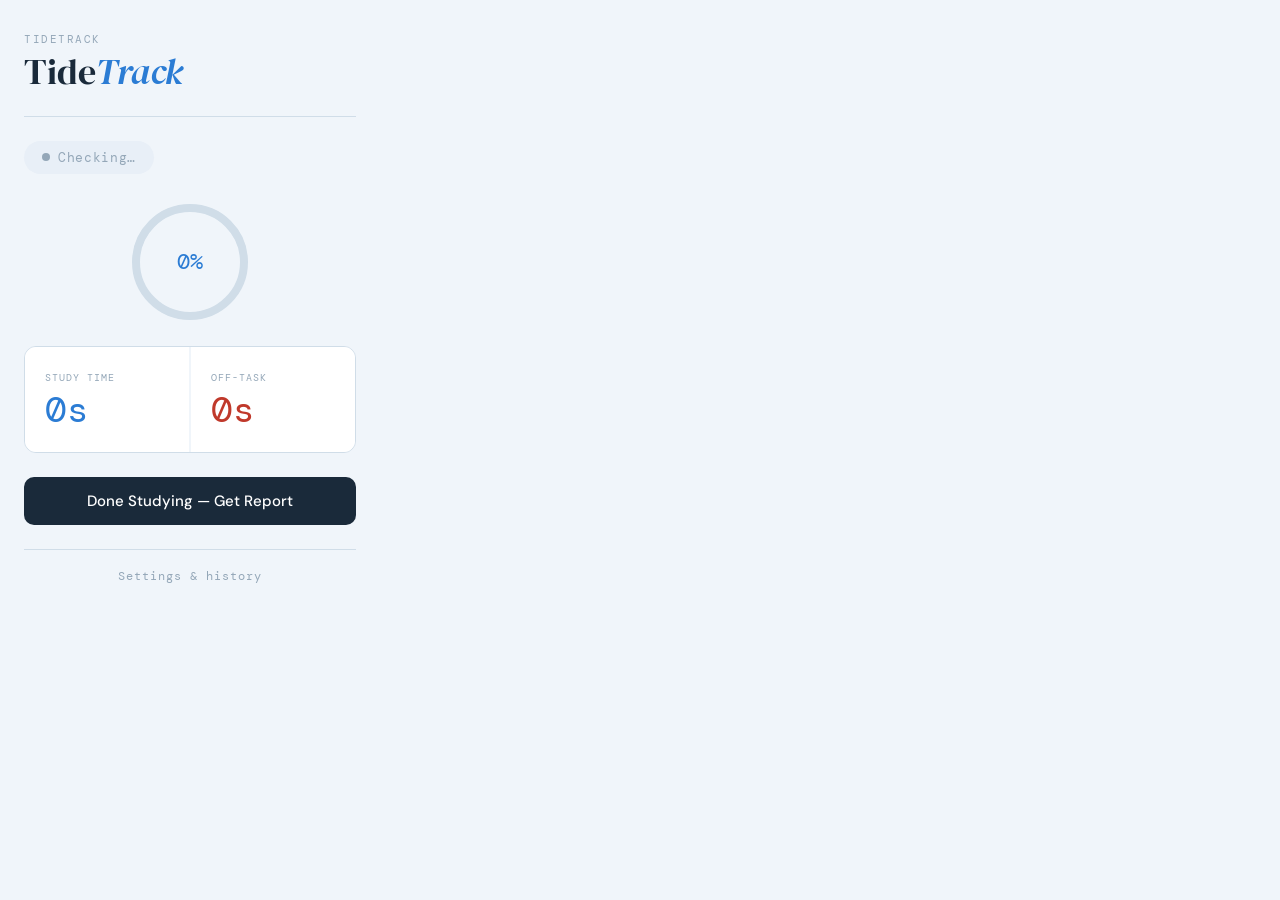
<file: my-folder/popup.html>
<!DOCTYPE html>
<html lang="en">
<head>
  <meta charset="utf-8" />
  <meta name="viewport" content="width=device-width, initial-scale=1" />
  <title>TideTrack</title>
  <link rel="preconnect" href="https://fonts.googleapis.com">
  <link href="https://fonts.googleapis.com/css2?family=DM+Serif+Display:ital@0;1&family=DM+Mono:wght@300;400&family=DM+Sans:wght@300;400;500&display=swap" rel="stylesheet">
  <style>
    :root {
      --bg:      #f0f5fa;
      --surface: #ffffff;
      --ink:     #1a2a3a;
      --ink-2:   #4d6378;
      --ink-3:   #94a7b8;
      --accent:  #2b7cd4;
      --accent-2:#e0eefb;
      --warn:    #c0392b;
      --warn-2:  #fdf0ee;
      --border:  #d0dde8;
      --amber:   #d97706;
    }

    [data-theme="dark"] {
      --bg:       #0c1a2a;
      --surface:  #132233;
      --ink:      #e4ecf4;
      --ink-2:    #8ea3b8;
      --ink-3:    #4a6478;
      --accent:   #5badee;
      --accent-2: #0f2640;
      --warn:     #e57373;
      --warn-2:   #2d1212;
      --amber:    #f59e0b;
      --border:   #1e3450;
    }

    @media (prefers-color-scheme: dark) {
      :root:not([data-theme="light"]) {
        --bg:       #0c1a2a;
        --surface:  #132233;
        --ink:      #e4ecf4;
        --ink-2:    #8ea3b8;
        --ink-3:    #4a6478;
        --accent:   #5badee;
        --accent-2: #0f2640;
        --warn:     #e57373;
        --warn-2:   #2d1212;
        --amber:    #f59e0b;
        --border:   #1e3450;
      }
    }

    *, *::before, *::after { box-sizing: border-box; margin: 0; padding: 0; }

    html, body {
      width: 380px;
      min-height: 480px;
      background: var(--bg);
      font-family: 'DM Sans', system-ui, sans-serif;
      color: var(--ink);
    }

    body {
      display: flex;
      flex-direction: column;
      font-size: 15px;
    }

    .page-wrap {
      flex: 1;
      width: 100%;
      max-width: 600px;
      margin: 0 auto;
      padding: 0 24px;
      display: flex;
      flex-direction: column;
    }

    /* ── Header ── */
    .header {
      padding: 32px 0 24px;
      border-bottom: 1px solid var(--border);
      background: var(--bg);
    }
    .eyebrow {
      font-family: 'DM Mono', monospace;
      font-size: 11px;
      letter-spacing: 0.14em;
      text-transform: uppercase;
      color: var(--ink-3);
      margin-bottom: 6px;
    }
    .app-title {
      font-family: 'DM Serif Display', Georgia, serif;
      font-size: clamp(24px, 4vw, 36px);
      line-height: 1.1;
      color: var(--ink);
    }
    .app-title em { font-style: italic; color: var(--accent); }

    /* ── Status pill ── */
    .status-wrap { padding: 24px 0; }
    .status-pill {
      display: inline-flex;
      align-items: center;
      gap: 8px;
      padding: 8px 18px;
      border-radius: 99px;
      font-family: 'DM Mono', monospace;
      font-size: 13px;
      letter-spacing: 0.05em;
      font-weight: 400;
      transition: background 0.2s, color 0.2s;
    }
    .status-pill.studying   { background: var(--accent-2); color: var(--accent); }
    .status-pill.distracted { background: var(--warn-2);   color: var(--warn); }
    .status-pill.idle       { background: #e8eff7;          color: var(--ink-3); }
    .status-dot {
      width: 8px; height: 8px;
      border-radius: 50%;
      background: currentColor;
    }
    .status-dot.pulse { animation: pulse 1.4s ease infinite; }
    @keyframes pulse {
      0%, 100% { opacity: 1; }
      50%       { opacity: 0.3; }
    }

    /* ── Progress ring ── */
    .progress-wrap {
      display: flex;
      justify-content: center;
      padding: 0 0 20px;
    }
    .progress-ring-container {
      position: relative;
      width: 128px;
      height: 128px;
    }
    .progress-ring-container svg {
      transform: rotate(-90deg);
      width: 128px;
      height: 128px;
    }
    .progress-ring-bg {
      fill: none;
      stroke: var(--border);
      stroke-width: 8;
    }
    .progress-ring-fill {
      fill: none;
      stroke: var(--accent);
      stroke-width: 8;
      stroke-linecap: round;
      transition: stroke-dashoffset 0.6s ease, stroke 0.3s ease;
    }
    .progress-ring-text {
      position: absolute;
      inset: 0;
      display: flex;
      align-items: center;
      justify-content: center;
      font-family: 'DM Mono', monospace;
      font-size: 22px;
      font-weight: 400;
      color: var(--accent);
    }

    /* ── Stats ── */
    .stats {
      display: grid;
      grid-template-columns: 1fr 1fr;
      gap: 2px;
      margin-bottom: 24px;
      border: 1px solid var(--border);
      border-radius: 12px;
      overflow: hidden;
    }
    .stat-card {
      background: var(--surface);
      padding: 24px 20px;
    }
    .stat-label {
      font-family: 'DM Mono', monospace;
      font-size: 10px;
      letter-spacing: 0.1em;
      text-transform: uppercase;
      color: var(--ink-3);
      margin-bottom: 8px;
    }
    .stat-value {
      font-family: 'DM Mono', monospace;
      font-size: clamp(24px, 4vw, 36px);
      font-weight: 400;
      line-height: 1;
    }
    .stat-value.study-val { color: var(--accent); }
    .stat-value.dist-val  { color: var(--warn); }

    /* ── Done button ── */
    .btn-wrap { padding-bottom: 24px; }
    #doneBtn {
      width: 100%;
      padding: 14px;
      background: var(--ink);
      color: #fff;
      border: none;
      border-radius: 10px;
      cursor: pointer;
      font-family: 'DM Sans', system-ui, sans-serif;
      font-size: 15px;
      font-weight: 500;
      transition: opacity 0.15s, transform 0.1s;
      display: flex;
      align-items: center;
      justify-content: center;
      gap: 8px;
    }
    #doneBtn:hover   { opacity: 0.85; }
    #doneBtn:active  { transform: scale(0.98); }
    #doneBtn:disabled {
      background: var(--border);
      color: var(--ink-3);
      cursor: default;
      opacity: 1;
    }

    /* ── Report section ── */
    #reportSection {
      display: none;
      border-top: 1px solid var(--border);
      padding: 28px 0;
      background: var(--bg);
    }
    .report-eyebrow {
      font-family: 'DM Mono', monospace;
      font-size: 10px;
      letter-spacing: 0.14em;
      text-transform: uppercase;
      color: var(--ink-3);
      margin-bottom: 16px;
    }

    .pct-hero {
      font-family: 'DM Serif Display', Georgia, serif;
      font-size: clamp(40px, 6vw, 64px);
      line-height: 1;
      margin-bottom: 6px;
    }
    .pct-sub {
      font-size: 15px;
      color: var(--ink-2);
      margin-bottom: 20px;
      font-weight: 300;
    }

    .report-row {
      display: flex;
      justify-content: space-between;
      align-items: center;
      padding: 12px 0;
      border-bottom: 1px solid var(--border);
      font-size: 14px;
    }
    .report-row:last-of-type { border-bottom: none; }
    .report-row-label { color: var(--ink-2); font-weight: 300; }
    .report-row-val   {
      font-family: 'DM Mono', monospace;
      font-size: 14px;
    }

    .distraction-list { margin-top: 20px; }
    .distraction-title {
      font-family: 'DM Mono', monospace;
      font-size: 10px;
      letter-spacing: 0.1em;
      text-transform: uppercase;
      color: var(--ink-3);
      margin-bottom: 10px;
    }
    .distraction-item {
      display: flex;
      justify-content: space-between;
      font-size: 14px;
      padding: 8px 0;
      border-bottom: 1px solid var(--border);
    }
    .distraction-item:last-child { border-bottom: none; }
    .distraction-domain { color: var(--ink-2); font-weight: 300; }
    .distraction-dur    { font-family: 'DM Mono', monospace; color: var(--warn); }

    .tips-list { margin-top: 20px; }
    .tips-title {
      font-family: 'DM Mono', monospace;
      font-size: 10px;
      letter-spacing: 0.1em;
      text-transform: uppercase;
      color: var(--ink-3);
      margin-bottom: 10px;
    }
    .tip {
      font-size: 14px;
      color: var(--ink-2);
      font-weight: 300;
      line-height: 1.6;
      padding: 10px 0;
      border-bottom: 1px solid var(--border);
    }
    .tip:last-child { border-bottom: none; }

    /* ── Options link ── */
    .options-link {
      display: block;
      text-align: center;
      padding: 18px;
      font-family: 'DM Mono', monospace;
      font-size: 12px;
      letter-spacing: 0.08em;
      color: var(--ink-3);
      text-decoration: none;
      border-top: 1px solid var(--border);
      cursor: pointer;
      transition: color 0.15s;
      margin-top: auto;
    }
    .options-link:hover { color: var(--accent); }

    /* Screen-reader only helper */
    .sr-only {
      position: absolute;
      width: 1px; height: 1px;
      padding: 0; margin: -1px;
      overflow: hidden;
      clip: rect(0,0,0,0);
      border: 0;
    }
  </style>
</head>
<body>

<div class="page-wrap">

  <!-- Header -->
  <div class="header">
    <p class="eyebrow">TideTrack</p>
    <p class="app-title">Tide<em>Track</em></p>
  </div>

  <!-- Status -->
  <div class="status-wrap">
    <span class="status-pill idle" id="statusPill" role="status" aria-live="polite">
      <span class="status-dot" id="statusDot" aria-hidden="true"></span>
      <span id="statusText">Checking…</span>
    </span>
  </div>

  <!-- Progress Ring -->
  <div class="progress-wrap" id="progressRing">
    <div class="progress-ring-container">
      <svg viewBox="0 0 128 128">
        <circle class="progress-ring-bg" cx="64" cy="64" r="54" />
        <circle class="progress-ring-fill" id="progressCircle" cx="64" cy="64" r="54" />
      </svg>
      <span class="progress-ring-text" id="progressPct">0%</span>
    </div>
  </div>

  <!-- Stats -->
  <div class="stats">
    <div class="stat-card">
      <p class="stat-label">Study time</p>
      <p class="stat-value study-val" id="studyTime" aria-live="polite">0s</p>
    </div>
    <div class="stat-card">
      <p class="stat-label">Off-task</p>
      <p class="stat-value dist-val" id="distractTime" aria-live="polite">0s</p>
    </div>
  </div>

  <!-- Done button -->
  <div class="btn-wrap">
    <button id="doneBtn" aria-label="Done studying, generate session report">Done Studying — Get Report</button>
  </div>

  <!-- Report -->
  <div id="reportSection">
    <p class="report-eyebrow">Session Report</p>

    <p class="pct-hero" id="pctHero">—</p>
    <p class="pct-sub" id="pctSub"></p>

    <div id="reportRows"></div>

    <div class="distraction-list" id="distractionList" style="display:none">
      <p class="distraction-title">Top distractions</p>
      <div id="distractionItems"></div>
    </div>

    <div class="tips-list" id="tipsList" style="display:none">
      <p class="tips-title">Recommendations</p>
      <div id="tipsItems"></div>
    </div>
  </div>

  <!-- Options link -->
  <span class="options-link" id="optionsLink" role="button" tabindex="0" aria-label="Open settings and history">Settings &amp; history</span>

</div>

  <script src="utils.js"></script>
  <script src="firebase-config.js"></script>
  <script src="auth.js"></script>
  <script src="popup.js"></script>
</body>
</html>
</file>
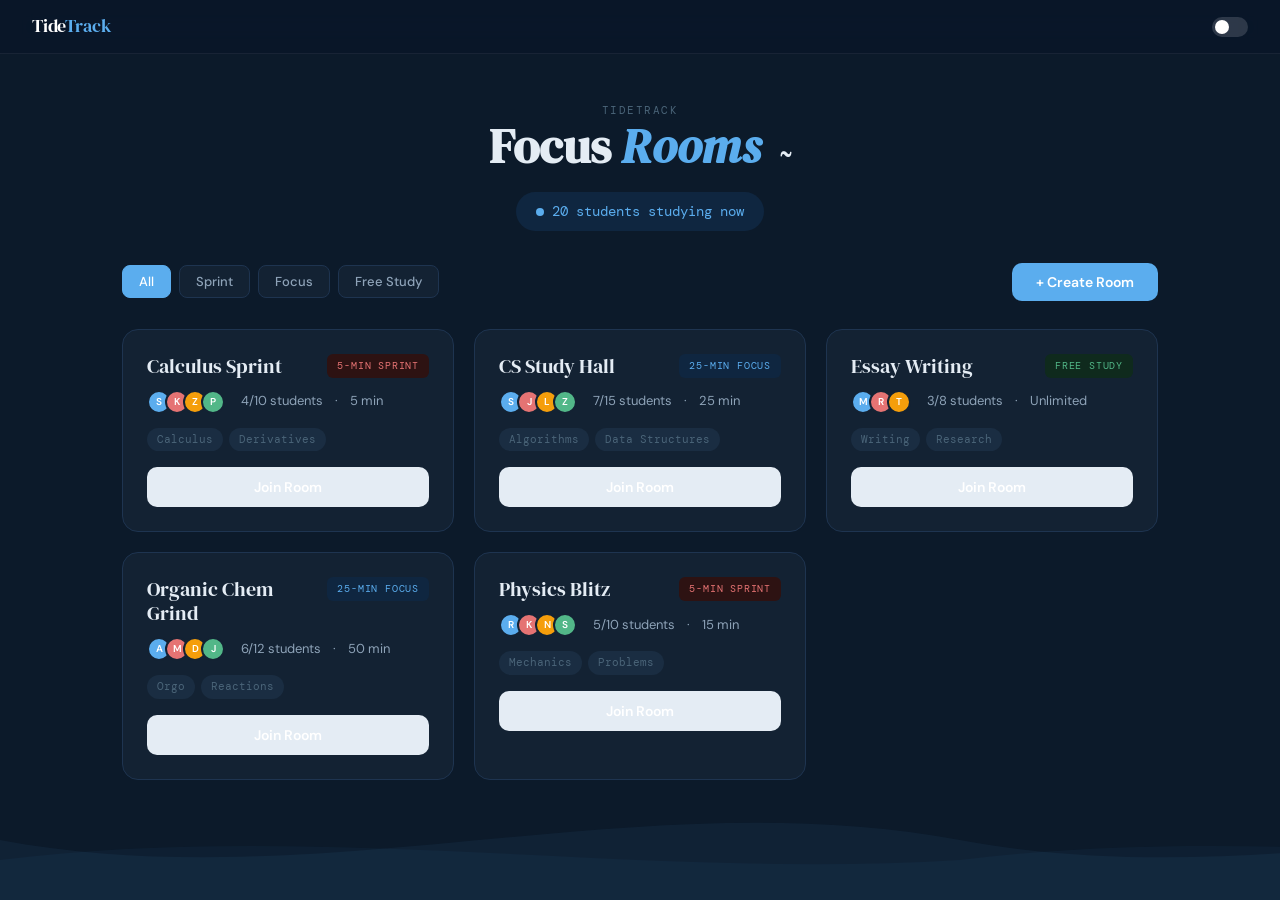
<file: my-folder/rooms.html>
<!DOCTYPE html>
<html lang="en" data-theme="dark">
<head>
  <meta charset="utf-8" />
  <meta name="viewport" content="width=device-width, initial-scale=1" />
  <title>TideTrack — Focus Rooms</title>
  <link rel="preconnect" href="https://fonts.googleapis.com">
  <link href="https://fonts.googleapis.com/css2?family=DM+Serif+Display:ital@0;1&family=DM+Mono:wght@300;400&family=DM+Sans:wght@300;400;500;600;700&display=swap" rel="stylesheet">
  <style>
    /* ── Themes ── */
    :root {
      --bg:        #f0f5fa;
      --surface:   #ffffff;
      --surface-2: #e8eff7;
      --ink:       #1a2a3a;
      --ink-2:     #4d6378;
      --ink-3:     #94a7b8;
      --accent:    #2b7cd4;
      --accent-2:  #e0eefb;
      --warn:      #c0392b;
      --warn-2:    #fdf0ee;
      --amber:     #d97706;
      --border:    #d0dde8;
      --shadow:    rgba(0,0,0,0.06);
      --green:     #2d6a4f;
      --green-2:   #d4edda;

      --ocean-deep:    #0a1628;
      --ocean-mid:     #0d2847;
      --ocean-surface: #134b7a;
      --ocean-crest:   #1a6fb5;
      --foam:          rgba(200,228,255,0.35);
      --foam-bright:   rgba(255,255,255,0.55);
    }

    [data-theme="dark"] {
      --bg:        #0c1a2a;
      --surface:   #132233;
      --surface-2: #1a2d42;
      --ink:       #e4ecf4;
      --ink-2:     #8ea3b8;
      --ink-3:     #4a6478;
      --accent:    #5badee;
      --accent-2:  #0f2640;
      --warn:      #e57373;
      --warn-2:    #2d1212;
      --amber:     #f59e0b;
      --border:    #1e3450;
      --shadow:    rgba(0,0,0,0.3);
      --green:     #52b788;
      --green-2:   #0f2a1d;
    }

    *, *::before, *::after { box-sizing: border-box; margin: 0; padding: 0; }
    html { scroll-behavior: smooth; }

    body {
      font-family: 'DM Sans', system-ui, sans-serif;
      background: var(--bg);
      color: var(--ink);
      min-height: 100vh;
      font-size: 15px;
      line-height: 1.6;
      overflow-x: hidden;
    }

    /* ── Top bar ── */
    .topbar {
      position: fixed;
      top: 0; left: 0; right: 0;
      z-index: 100;
      background: rgba(10,22,40,0.88);
      backdrop-filter: blur(20px) saturate(1.4);
      -webkit-backdrop-filter: blur(20px) saturate(1.4);
      border-bottom: 1px solid rgba(255,255,255,0.06);
      padding: 0 32px;
      display: flex;
      align-items: center;
      justify-content: space-between;
      height: 54px;
    }
    .topbar-brand {
      font-family: 'DM Serif Display', Georgia, serif;
      font-size: 18px;
      color: #fff;
      letter-spacing: -0.01em;
      text-decoration: none;
    }
    .topbar-brand span { color: #5badee; }
    .topbar-right { display: flex; align-items: center; gap: 12px; }

    .theme-toggle {
      width: 36px; height: 20px;
      background: rgba(255,255,255,0.15);
      border-radius: 99px;
      border: none;
      cursor: pointer;
      position: relative;
      transition: background 0.2s;
    }
    .theme-toggle::after {
      content: '';
      position: absolute;
      top: 3px; left: 3px;
      width: 14px; height: 14px;
      background: #fff;
      border-radius: 50%;
      transition: transform 0.2s;
    }
    [data-theme="light"] .theme-toggle::after { transform: translateX(16px); }

    /* ── Layout ── */
    .page { padding-top: 54px; min-height: 100vh; position: relative; }
    .container {
      max-width: 1100px;
      margin: 0 auto;
      padding: 0 32px;
    }

    /* ── Screens ── */
    .screen { display: none; }
    .screen.active { display: block; }

    /* ── Mono labels ── */
    .eyebrow {
      font-family: 'DM Mono', monospace;
      font-size: 11px;
      letter-spacing: 0.14em;
      text-transform: uppercase;
      color: var(--ink-3);
    }

    /* ── Room List Header ── */
    .rooms-header {
      padding: 48px 0 32px;
      text-align: center;
    }
    .rooms-title {
      font-family: 'DM Serif Display', Georgia, serif;
      font-size: clamp(32px, 5vw, 48px);
      line-height: 1.1;
      color: var(--ink);
      margin-bottom: 8px;
    }
    .rooms-title em { font-style: italic; color: var(--accent); }
    .wave-decoration {
      display: inline-block;
      font-size: 24px;
      animation: waveFloat 3s ease-in-out infinite;
      margin-left: 8px;
    }
    @keyframes waveFloat {
      0%, 100% { transform: translateY(0) rotate(0deg); }
      50% { transform: translateY(-4px) rotate(5deg); }
    }
    .students-counter {
      font-family: 'DM Mono', monospace;
      font-size: 14px;
      color: var(--accent);
      display: inline-flex;
      align-items: center;
      gap: 8px;
      padding: 8px 20px;
      background: var(--accent-2);
      border-radius: 99px;
      margin-top: 12px;
    }
    .counter-dot {
      width: 8px; height: 8px;
      background: var(--accent);
      border-radius: 50%;
      animation: pulse 1.4s ease infinite;
    }
    @keyframes pulse {
      0%, 100% { opacity: 1; }
      50% { opacity: 0.3; }
    }

    /* ── Toolbar ── */
    .toolbar {
      display: flex;
      align-items: center;
      justify-content: space-between;
      gap: 12px;
      margin-bottom: 28px;
      flex-wrap: wrap;
    }
    .filters {
      display: flex;
      gap: 8px;
      flex-wrap: wrap;
    }
    .filter-btn {
      padding: 7px 16px;
      font-family: 'DM Sans', sans-serif;
      font-size: 13px;
      font-weight: 500;
      background: var(--surface);
      color: var(--ink-2);
      border: 1px solid var(--border);
      border-radius: 8px;
      cursor: pointer;
      transition: all 0.15s;
    }
    .filter-btn:hover { border-color: var(--accent); color: var(--accent); }
    .filter-btn.active { background: var(--accent); color: #fff; border-color: var(--accent); }

    .btn-create {
      padding: 10px 24px;
      font-family: 'DM Sans', sans-serif;
      font-size: 14px;
      font-weight: 600;
      background: var(--accent);
      color: #fff;
      border: none;
      border-radius: 10px;
      cursor: pointer;
      transition: opacity 0.15s, transform 0.1s;
      display: flex;
      align-items: center;
      gap: 8px;
    }
    .btn-create:hover { opacity: 0.85; }
    .btn-create:active { transform: scale(0.97); }

    /* ── Room Cards Grid ── */
    .rooms-grid {
      display: grid;
      grid-template-columns: repeat(auto-fill, minmax(300px, 1fr));
      gap: 20px;
      padding-bottom: 60px;
    }
    .room-card {
      background: var(--surface);
      border: 1px solid var(--border);
      border-radius: 16px;
      padding: 24px;
      transition: transform 0.2s, box-shadow 0.2s, border-color 0.2s;
      cursor: default;
      position: relative;
      overflow: hidden;
    }
    .room-card::before {
      content: '';
      position: absolute;
      top: 0; left: 0; right: 0;
      height: 3px;
      background: linear-gradient(90deg, var(--accent), var(--ocean-crest));
      opacity: 0;
      transition: opacity 0.2s;
    }
    .room-card:hover {
      transform: translateY(-2px);
      box-shadow: 0 8px 32px var(--shadow);
      border-color: var(--accent);
    }
    .room-card:hover::before { opacity: 1; }

    .room-card-header {
      display: flex;
      align-items: flex-start;
      justify-content: space-between;
      margin-bottom: 12px;
    }
    .room-name {
      font-family: 'DM Serif Display', Georgia, serif;
      font-size: 20px;
      line-height: 1.2;
      color: var(--ink);
    }
    .room-type-badge {
      font-family: 'DM Mono', monospace;
      font-size: 10px;
      letter-spacing: 0.08em;
      text-transform: uppercase;
      padding: 4px 10px;
      border-radius: 6px;
      white-space: nowrap;
    }
    .badge-sprint { background: var(--warn-2); color: var(--warn); }
    .badge-focus { background: var(--accent-2); color: var(--accent); }
    .badge-free { background: var(--green-2); color: var(--green); }

    .room-meta {
      display: flex;
      align-items: center;
      gap: 12px;
      margin-bottom: 14px;
      font-size: 13px;
      color: var(--ink-2);
    }
    .participant-avatars {
      display: flex;
      margin-right: 4px;
    }
    .avatar-circle {
      width: 24px; height: 24px;
      border-radius: 50%;
      border: 2px solid var(--surface);
      margin-left: -6px;
      display: flex;
      align-items: center;
      justify-content: center;
      font-size: 10px;
      font-weight: 600;
      color: #fff;
    }
    .avatar-circle:first-child { margin-left: 0; }

    .room-tags {
      display: flex;
      gap: 6px;
      flex-wrap: wrap;
      margin-bottom: 16px;
    }
    .tag {
      font-family: 'DM Mono', monospace;
      font-size: 11px;
      padding: 3px 10px;
      border-radius: 99px;
      background: var(--surface-2);
      color: var(--ink-3);
    }

    .btn-join {
      width: 100%;
      padding: 11px;
      font-family: 'DM Sans', sans-serif;
      font-size: 14px;
      font-weight: 600;
      background: var(--ink);
      color: #fff;
      border: none;
      border-radius: 10px;
      cursor: pointer;
      transition: opacity 0.15s, transform 0.1s;
    }
    .btn-join:hover { opacity: 0.85; }
    .btn-join:active { transform: scale(0.97); }

    /* ── Create Room Modal ── */
    .modal-overlay {
      display: none;
      position: fixed;
      inset: 0;
      background: rgba(10,22,40,0.7);
      backdrop-filter: blur(8px);
      z-index: 200;
      align-items: center;
      justify-content: center;
    }
    .modal-overlay.active { display: flex; }

    .modal {
      background: var(--surface);
      border: 1px solid var(--border);
      border-radius: 20px;
      padding: 36px;
      width: 90%;
      max-width: 480px;
      max-height: 90vh;
      overflow-y: auto;
      box-shadow: 0 24px 80px rgba(0,0,0,0.4);
    }
    .modal-title {
      font-family: 'DM Serif Display', Georgia, serif;
      font-size: 26px;
      margin-bottom: 24px;
    }
    .form-group {
      margin-bottom: 20px;
    }
    .form-label {
      display: block;
      font-family: 'DM Mono', monospace;
      font-size: 10px;
      letter-spacing: 0.1em;
      text-transform: uppercase;
      color: var(--ink-3);
      margin-bottom: 8px;
    }
    .form-input {
      width: 100%;
      padding: 12px 16px;
      font-family: 'DM Sans', sans-serif;
      font-size: 14px;
      background: var(--bg);
      border: 1px solid var(--border);
      border-radius: 10px;
      color: var(--ink);
      outline: none;
      transition: border-color 0.15s;
    }
    .form-input:focus { border-color: var(--accent); }
    .form-input::placeholder { color: var(--ink-3); }

    .duration-options, .type-options {
      display: flex;
      gap: 8px;
      flex-wrap: wrap;
    }
    .option-btn {
      padding: 10px 18px;
      font-family: 'DM Mono', monospace;
      font-size: 13px;
      background: var(--bg);
      color: var(--ink-2);
      border: 1px solid var(--border);
      border-radius: 10px;
      cursor: pointer;
      transition: all 0.15s;
    }
    .option-btn:hover { border-color: var(--accent); color: var(--accent); }
    .option-btn.selected { background: var(--accent); color: #fff; border-color: var(--accent); }

    .slider-group {
      display: flex;
      align-items: center;
      gap: 16px;
    }
    .slider {
      flex: 1;
      -webkit-appearance: none;
      appearance: none;
      height: 6px;
      background: var(--border);
      border-radius: 99px;
      outline: none;
    }
    .slider::-webkit-slider-thumb {
      -webkit-appearance: none;
      width: 20px; height: 20px;
      background: var(--accent);
      border-radius: 50%;
      cursor: pointer;
    }
    .slider-val {
      font-family: 'DM Mono', monospace;
      font-size: 16px;
      color: var(--accent);
      min-width: 36px;
      text-align: center;
    }

    .modal-actions {
      display: flex;
      gap: 12px;
      margin-top: 28px;
    }
    .btn-cancel {
      flex: 1;
      padding: 13px;
      font-family: 'DM Sans', sans-serif;
      font-size: 14px;
      font-weight: 500;
      background: var(--bg);
      color: var(--ink-2);
      border: 1px solid var(--border);
      border-radius: 10px;
      cursor: pointer;
      transition: all 0.15s;
    }
    .btn-cancel:hover { border-color: var(--ink-3); }
    .btn-start {
      flex: 2;
      padding: 13px;
      font-family: 'DM Sans', sans-serif;
      font-size: 14px;
      font-weight: 600;
      background: var(--accent);
      color: #fff;
      border: none;
      border-radius: 10px;
      cursor: pointer;
      transition: opacity 0.15s, transform 0.1s;
    }
    .btn-start:hover { opacity: 0.85; }
    .btn-start:active { transform: scale(0.97); }

    /* ── Active Room Screen ── */
    .active-room {
      display: grid;
      grid-template-columns: 260px 1fr 280px;
      gap: 20px;
      padding: 32px 0 60px;
      min-height: calc(100vh - 54px);
    }
    @media (max-width: 900px) {
      .active-room {
        grid-template-columns: 1fr;
      }
    }

    .panel {
      background: var(--surface);
      border: 1px solid var(--border);
      border-radius: 16px;
      padding: 24px;
    }

    /* Participants panel */
    .panel-title {
      font-family: 'DM Mono', monospace;
      font-size: 10px;
      letter-spacing: 0.12em;
      text-transform: uppercase;
      color: var(--ink-3);
      margin-bottom: 16px;
    }
    .participant-item {
      display: flex;
      align-items: center;
      gap: 10px;
      padding: 10px 0;
      border-bottom: 1px solid var(--border);
    }
    .participant-item:last-child { border-bottom: none; }

    .participant-avatar {
      width: 36px; height: 36px;
      border-radius: 50%;
      display: flex;
      align-items: center;
      justify-content: center;
      font-size: 13px;
      font-weight: 600;
      color: #fff;
      flex-shrink: 0;
    }
    .participant-info { flex: 1; min-width: 0; }
    .participant-name {
      font-size: 14px;
      font-weight: 500;
      display: flex;
      align-items: center;
      gap: 6px;
    }
    .status-indicator {
      width: 7px; height: 7px;
      border-radius: 50%;
      flex-shrink: 0;
    }
    .status-active { background: var(--green); animation: pulse 1.4s ease infinite; }
    .status-idle { background: var(--amber); animation: pulse 2s ease infinite; }
    .participant-topic {
      font-size: 12px;
      color: var(--ink-3);
      white-space: nowrap;
      overflow: hidden;
      text-overflow: ellipsis;
    }
    .participant-time {
      font-family: 'DM Mono', monospace;
      font-size: 11px;
      color: var(--ink-3);
      flex-shrink: 0;
    }

    /* Center timer area */
    .timer-area {
      display: flex;
      flex-direction: column;
      align-items: center;
      justify-content: center;
      text-align: center;
    }
    .room-active-name {
      font-family: 'DM Serif Display', Georgia, serif;
      font-size: 28px;
      margin-bottom: 6px;
    }
    .room-active-type {
      font-family: 'DM Mono', monospace;
      font-size: 12px;
      color: var(--ink-3);
      text-transform: uppercase;
      letter-spacing: 0.1em;
      margin-bottom: 32px;
    }

    .timer-ring {
      position: relative;
      width: 220px;
      height: 220px;
      margin-bottom: 28px;
    }
    .timer-ring svg {
      transform: rotate(-90deg);
      width: 220px;
      height: 220px;
    }
    .timer-ring-bg {
      fill: none;
      stroke: var(--border);
      stroke-width: 8;
    }
    .timer-ring-fill {
      fill: none;
      stroke: var(--accent);
      stroke-width: 8;
      stroke-linecap: round;
      transition: stroke-dashoffset 1s linear;
    }
    .timer-text {
      position: absolute;
      inset: 0;
      display: flex;
      flex-direction: column;
      align-items: center;
      justify-content: center;
    }
    .timer-digits {
      font-family: 'DM Mono', monospace;
      font-size: 42px;
      font-weight: 400;
      color: var(--accent);
      line-height: 1;
    }
    .timer-label {
      font-family: 'DM Mono', monospace;
      font-size: 11px;
      color: var(--ink-3);
      text-transform: uppercase;
      letter-spacing: 0.1em;
      margin-top: 6px;
    }

    .your-topic {
      font-size: 15px;
      color: var(--ink-2);
      margin-bottom: 20px;
    }
    .your-topic strong { color: var(--ink); font-weight: 500; }

    .kai-suggestion {
      background: var(--accent-2);
      border: 1px solid rgba(91,173,238,0.2);
      border-radius: 12px;
      padding: 16px 20px;
      font-size: 14px;
      color: var(--ink-2);
      max-width: 380px;
      margin-bottom: 24px;
    }
    .kai-suggestion strong {
      color: var(--accent);
      font-weight: 600;
    }

    .btn-leave {
      padding: 11px 32px;
      font-family: 'DM Sans', sans-serif;
      font-size: 14px;
      font-weight: 500;
      background: var(--warn-2);
      color: var(--warn);
      border: 1px solid rgba(229,115,115,0.2);
      border-radius: 10px;
      cursor: pointer;
      transition: all 0.15s;
    }
    .btn-leave:hover { background: var(--warn); color: #fff; }

    /* Chat panel */
    .chat-panel {
      display: flex;
      flex-direction: column;
    }
    .chat-messages {
      flex: 1;
      overflow-y: auto;
      margin-bottom: 12px;
      min-height: 200px;
      max-height: calc(100vh - 280px);
    }
    .chat-msg {
      margin-bottom: 14px;
    }
    .chat-msg-author {
      font-size: 12px;
      font-weight: 600;
      color: var(--ink-2);
      margin-bottom: 2px;
    }
    .chat-msg-text {
      font-size: 13px;
      color: var(--ink);
      line-height: 1.5;
    }
    .chat-msg-time {
      font-family: 'DM Mono', monospace;
      font-size: 10px;
      color: var(--ink-3);
      margin-top: 2px;
    }
    .chat-input-row {
      display: flex;
      gap: 8px;
    }
    .chat-input {
      flex: 1;
      padding: 10px 14px;
      font-family: 'DM Sans', sans-serif;
      font-size: 13px;
      background: var(--bg);
      border: 1px solid var(--border);
      border-radius: 10px;
      color: var(--ink);
      outline: none;
      transition: border-color 0.15s;
    }
    .chat-input:focus { border-color: var(--accent); }
    .chat-input::placeholder { color: var(--ink-3); }
    .btn-send {
      padding: 10px 16px;
      background: var(--accent);
      color: #fff;
      border: none;
      border-radius: 10px;
      font-family: 'DM Sans', sans-serif;
      font-size: 13px;
      font-weight: 600;
      cursor: pointer;
      transition: opacity 0.15s;
    }
    .btn-send:hover { opacity: 0.85; }

    /* ── Post-Session Summary ── */
    .summary-screen {
      max-width: 560px;
      margin: 0 auto;
      padding: 60px 0;
      text-align: center;
    }
    .summary-title {
      font-family: 'DM Serif Display', Georgia, serif;
      font-size: 36px;
      margin-bottom: 8px;
    }
    .summary-subtitle {
      font-size: 15px;
      color: var(--ink-2);
      margin-bottom: 40px;
    }

    .summary-stats {
      display: grid;
      grid-template-columns: 1fr 1fr;
      gap: 2px;
      border: 1px solid var(--border);
      border-radius: 14px;
      overflow: hidden;
      margin-bottom: 32px;
    }
    .summary-stat {
      background: var(--surface);
      padding: 24px;
    }
    .summary-stat-label {
      font-family: 'DM Mono', monospace;
      font-size: 10px;
      letter-spacing: 0.1em;
      text-transform: uppercase;
      color: var(--ink-3);
      margin-bottom: 8px;
    }
    .summary-stat-value {
      font-family: 'DM Mono', monospace;
      font-size: 28px;
      color: var(--accent);
    }
    .summary-stat-value.warn { color: var(--warn); }

    /* Leaderboard */
    .leaderboard {
      background: var(--surface);
      border: 1px solid var(--border);
      border-radius: 14px;
      padding: 24px;
      margin-bottom: 32px;
      text-align: left;
    }
    .leaderboard-title {
      font-family: 'DM Mono', monospace;
      font-size: 10px;
      letter-spacing: 0.12em;
      text-transform: uppercase;
      color: var(--ink-3);
      margin-bottom: 16px;
    }
    .leaderboard-item {
      display: flex;
      align-items: center;
      gap: 12px;
      padding: 10px 0;
      border-bottom: 1px solid var(--border);
    }
    .leaderboard-item:last-child { border-bottom: none; }
    .leaderboard-rank {
      font-family: 'DM Mono', monospace;
      font-size: 16px;
      font-weight: 400;
      color: var(--ink-3);
      width: 28px;
      text-align: center;
    }
    .leaderboard-rank.gold { color: var(--amber); }
    .leaderboard-avatar {
      width: 32px; height: 32px;
      border-radius: 50%;
      display: flex;
      align-items: center;
      justify-content: center;
      font-size: 12px;
      font-weight: 600;
      color: #fff;
    }
    .leaderboard-name {
      flex: 1;
      font-size: 14px;
      font-weight: 500;
    }
    .leaderboard-name .you-badge {
      font-family: 'DM Mono', monospace;
      font-size: 10px;
      color: var(--accent);
      margin-left: 6px;
    }
    .leaderboard-time {
      font-family: 'DM Mono', monospace;
      font-size: 13px;
      color: var(--accent);
    }

    .summary-actions {
      display: flex;
      gap: 12px;
      justify-content: center;
    }
    .btn-again {
      padding: 13px 32px;
      font-family: 'DM Sans', sans-serif;
      font-size: 14px;
      font-weight: 600;
      background: var(--accent);
      color: #fff;
      border: none;
      border-radius: 10px;
      cursor: pointer;
      transition: opacity 0.15s, transform 0.1s;
    }
    .btn-again:hover { opacity: 0.85; }
    .btn-again:active { transform: scale(0.97); }
    .btn-leave-summary {
      padding: 13px 32px;
      font-family: 'DM Sans', sans-serif;
      font-size: 14px;
      font-weight: 500;
      background: var(--surface);
      color: var(--ink-2);
      border: 1px solid var(--border);
      border-radius: 10px;
      cursor: pointer;
      transition: all 0.15s;
    }
    .btn-leave-summary:hover { border-color: var(--ink-3); }

    /* ── Wave animation at bottom ── */
    .wave-bg {
      position: fixed;
      bottom: 0; left: 0; right: 0;
      height: 120px;
      pointer-events: none;
      z-index: 0;
      overflow: hidden;
    }
    .wave-bg svg {
      position: absolute;
      bottom: 0;
      width: 200%;
      height: 120px;
      animation: waveScroll 12s linear infinite;
    }
    @keyframes waveScroll {
      0% { transform: translateX(0); }
      100% { transform: translateX(-50%); }
    }

    /* ── Utilities ── */
    .sr-only {
      position: absolute;
      width: 1px; height: 1px;
      padding: 0; margin: -1px;
      overflow: hidden;
      clip: rect(0,0,0,0);
      border: 0;
    }
    .fade-in {
      animation: fadeIn 0.35s ease;
    }
    @keyframes fadeIn {
      from { opacity: 0; transform: translateY(10px); }
      to { opacity: 1; transform: translateY(0); }
    }
  </style>
</head>
<body>

  <!-- Top Bar -->
  <nav class="topbar">
    <a class="topbar-brand" href="options.html">Tide<span>Track</span></a>
    <div class="topbar-right">
      <button class="theme-toggle" id="themeToggle" aria-label="Toggle theme"></button>
    </div>
  </nav>

  <div class="page">

    <!-- ═══ SCREEN 1: Room List ═══ -->
    <div class="screen active" id="screenList">
      <div class="container">
        <div class="rooms-header">
          <p class="eyebrow">TideTrack</p>
          <h1 class="rooms-title">Focus <em>Rooms</em> <span class="wave-decoration" aria-hidden="true">~</span></h1>
          <div class="students-counter">
            <span class="counter-dot" aria-hidden="true"></span>
            <span id="globalCount">0 students studying now</span>
          </div>
        </div>

        <div class="toolbar">
          <div class="filters">
            <button class="filter-btn active" data-filter="all">All</button>
            <button class="filter-btn" data-filter="sprint">Sprint</button>
            <button class="filter-btn" data-filter="focus">Focus</button>
            <button class="filter-btn" data-filter="free">Free Study</button>
          </div>
          <button class="btn-create" id="btnCreateRoom">+ Create Room</button>
        </div>

        <div class="rooms-grid" id="roomsGrid"></div>
      </div>
    </div>

    <!-- ═══ SCREEN 2: Active Room ═══ -->
    <div class="screen" id="screenRoom">
      <div class="container">
        <div class="active-room">
          <!-- Left: Participants -->
          <div class="panel" id="participantsPanel">
            <p class="panel-title">Participants</p>
            <div id="participantsList"></div>
          </div>

          <!-- Center: Timer -->
          <div class="panel timer-area" id="timerPanel">
            <h2 class="room-active-name" id="activeRoomName"></h2>
            <p class="room-active-type" id="activeRoomType"></p>

            <div class="timer-ring">
              <svg viewBox="0 0 220 220">
                <circle class="timer-ring-bg" cx="110" cy="110" r="100" />
                <circle class="timer-ring-fill" id="timerCircle" cx="110" cy="110" r="100" />
              </svg>
              <div class="timer-text">
                <span class="timer-digits" id="timerDigits">25:00</span>
                <span class="timer-label">remaining</span>
              </div>
            </div>

            <p class="your-topic">Currently studying: <strong id="yourTopic">General</strong></p>

            <div class="kai-suggestion" id="kaiSuggestion">
              <strong>Kai suggests:</strong> <span id="kaiText">Loading your study plan...</span>
            </div>

            <button class="btn-leave" id="btnLeave">Leave Room</button>
          </div>

          <!-- Right: Chat -->
          <div class="panel chat-panel" id="chatPanel">
            <p class="panel-title">Room Chat</p>
            <div class="chat-messages" id="chatMessages"></div>
            <div class="chat-input-row">
              <input type="text" class="chat-input" id="chatInput" placeholder="Say something..." maxlength="200" />
              <button class="btn-send" id="btnSend">Send</button>
            </div>
          </div>
        </div>
      </div>
    </div>

    <!-- ═══ SCREEN 3: Post-Session Summary ═══ -->
    <div class="screen" id="screenSummary">
      <div class="container">
        <div class="summary-screen fade-in">
          <p class="eyebrow">Session Complete</p>
          <h2 class="summary-title" id="summaryTitle">Great Focus!</h2>
          <p class="summary-subtitle" id="summarySubtitle">Here is how your session went.</p>

          <div class="summary-stats">
            <div class="summary-stat">
              <p class="summary-stat-label">Focus Time</p>
              <p class="summary-stat-value" id="summaryFocus">25:00</p>
            </div>
            <div class="summary-stat">
              <p class="summary-stat-label">Distractions</p>
              <p class="summary-stat-value warn" id="summaryDistractions">0</p>
            </div>
            <div class="summary-stat">
              <p class="summary-stat-label">Room Duration</p>
              <p class="summary-stat-value" id="summaryDuration">25 min</p>
            </div>
            <div class="summary-stat">
              <p class="summary-stat-label">Participants</p>
              <p class="summary-stat-value" id="summaryParticipants">5</p>
            </div>
          </div>

          <div class="leaderboard" id="leaderboard">
            <p class="leaderboard-title">Focus Leaderboard</p>
            <div id="leaderboardItems"></div>
          </div>

          <div class="summary-actions">
            <button class="btn-again" id="btnStudyAgain">Study Again</button>
            <button class="btn-leave-summary" id="btnLeaveSummary">Back to Rooms</button>
          </div>
        </div>
      </div>
    </div>

    <!-- Wave background -->
    <div class="wave-bg" aria-hidden="true">
      <svg viewBox="0 0 1440 120" preserveAspectRatio="none">
        <path d="M0,60 C180,120 360,0 540,60 C720,120 900,0 1080,60 C1260,120 1440,0 1440,60 L1440,120 L0,120 Z" fill="rgba(91,173,238,0.06)"/>
        <path d="M0,80 C180,40 360,100 540,80 C720,40 900,100 1080,80 C1260,40 1440,100 1440,80 L1440,120 L0,120 Z" fill="rgba(91,173,238,0.04)"/>
      </svg>
    </div>
  </div>

  <!-- ═══ Create Room Modal ═══ -->
  <div class="modal-overlay" id="createModal">
    <div class="modal fade-in">
      <h2 class="modal-title">Create a Room</h2>

      <div class="form-group">
        <label class="form-label" for="roomNameInput">Room Name</label>
        <input type="text" class="form-input" id="roomNameInput" placeholder="e.g. Calculus Sprint" maxlength="50" />
      </div>

      <div class="form-group">
        <label class="form-label" for="roomSubjectInput">Subject / Topic</label>
        <input type="text" class="form-input" id="roomSubjectInput" placeholder="e.g. Math, CS, Biology" maxlength="40" />
      </div>

      <div class="form-group">
        <label class="form-label">Duration</label>
        <div class="duration-options" id="durationOptions">
          <button class="option-btn" data-dur="5">5 min</button>
          <button class="option-btn" data-dur="15">15 min</button>
          <button class="option-btn selected" data-dur="25">25 min</button>
          <button class="option-btn" data-dur="50">50 min</button>
        </div>
      </div>

      <div class="form-group">
        <label class="form-label">Room Type</label>
        <div class="type-options" id="typeOptions">
          <button class="option-btn" data-type="sprint">Sprint</button>
          <button class="option-btn selected" data-type="focus">Focus</button>
          <button class="option-btn" data-type="free">Free Study</button>
        </div>
      </div>

      <div class="form-group">
        <label class="form-label">Max Participants: <span id="maxPartVal">8</span></label>
        <div class="slider-group">
          <span class="slider-val">2</span>
          <input type="range" class="slider" id="maxPartSlider" min="2" max="20" value="8" />
          <span class="slider-val">20</span>
        </div>
      </div>

      <div class="modal-actions">
        <button class="btn-cancel" id="btnCancelCreate">Cancel</button>
        <button class="btn-start" id="btnCreateStart">Create &amp; Start</button>
      </div>
    </div>
  </div>

  <script src="rooms.js"></script>
</body>
</html>
</file>
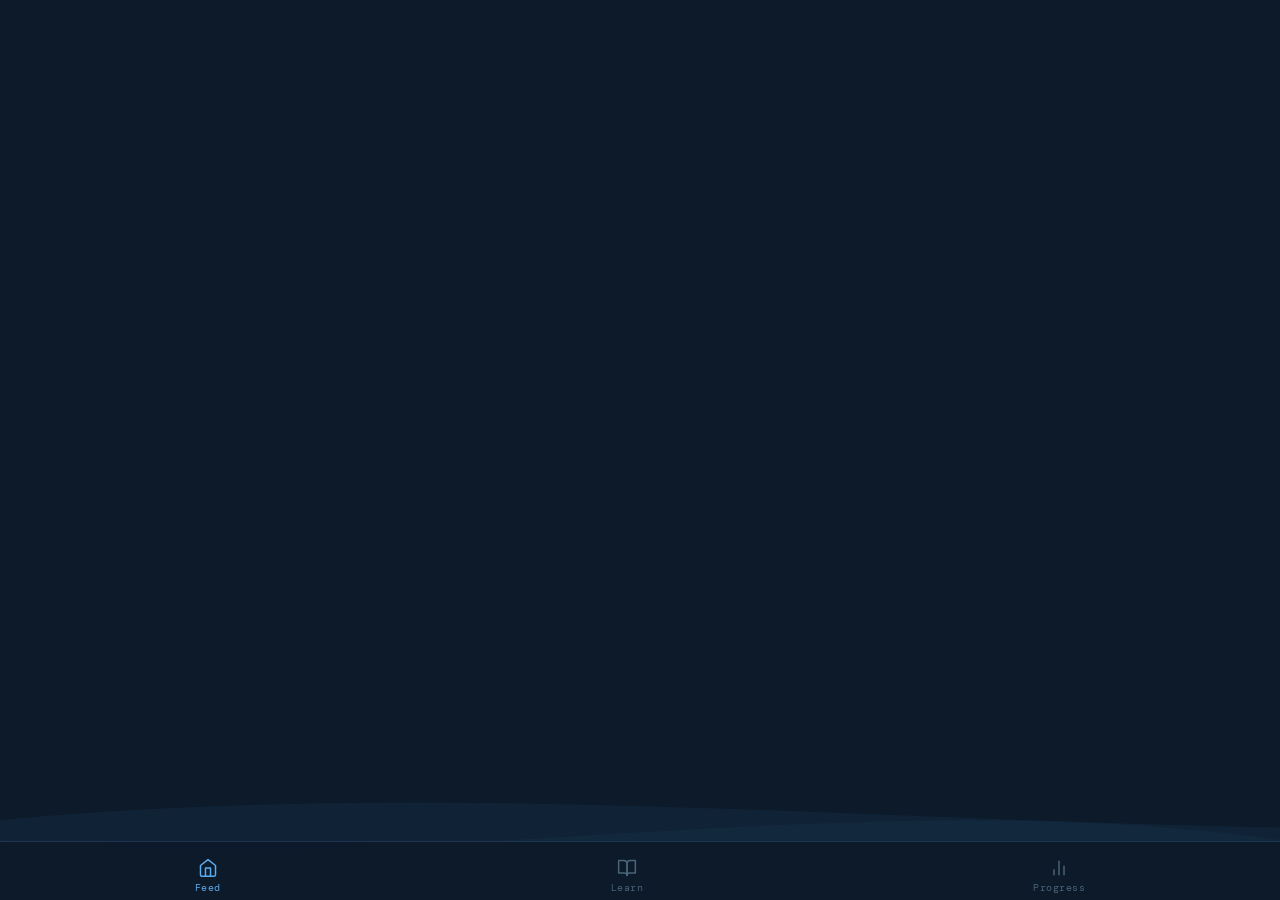
<file: my-folder/tide.html>
<!DOCTYPE html>
<html lang="en" data-theme="dark">
<head>
  <meta charset="utf-8" />
  <meta name="viewport" content="width=device-width, initial-scale=1" />
  <title>TideTrack — Tide Loop</title>
  <link rel="preconnect" href="https://fonts.googleapis.com">
  <link href="https://fonts.googleapis.com/css2?family=DM+Serif+Display:ital@0;1&family=DM+Mono:wght@300;400&family=DM+Sans:wght@300;400;500;600;700&display=swap" rel="stylesheet">
  <style>
    /* ── Theme variables ─────────────────────────────────────────────── */
    :root {
      --bg:        #0c1a2a;
      --surface:   #132233;
      --surface-2: #1a2d42;
      --ink:       #e4ecf4;
      --ink-2:     #8ea3b8;
      --ink-3:     #4a6478;
      --accent:    #5badee;
      --accent-2:  #0f2640;
      --accent-glow: rgba(91,173,238,0.25);
      --warn:      #e57373;
      --warn-2:    #2d1212;
      --amber:     #f59e0b;
      --green:     #34d399;
      --green-2:   #064e3b;
      --border:    #1e3450;
      --shadow:    rgba(0,0,0,0.3);

      --ocean-deep:    #0a1628;
      --ocean-mid:     #0d2847;
      --ocean-surface: #134b7a;
      --ocean-crest:   #1a6fb5;
      --foam:          rgba(200,228,255,0.35);

      --glass-bg:    rgba(19,34,51,0.65);
      --glass-border: rgba(91,173,238,0.12);
    }

    *, *::before, *::after { box-sizing: border-box; margin: 0; padding: 0; }
    html { scroll-behavior: smooth; }

    body {
      font-family: 'DM Sans', system-ui, sans-serif;
      background: var(--bg);
      color: var(--ink);
      min-height: 100vh;
      font-size: 15px;
      line-height: 1.6;
      overflow-x: hidden;
    }

    /* ── Layout ──────────────────────────────────────────────────────── */
    .app-container {
      max-width: 560px;
      margin: 0 auto;
      padding: 0 20px 100px;
      position: relative;
      min-height: 100vh;
    }

    /* ── Screens ─────────────────────────────────────────────────────── */
    .screen {
      display: none;
      opacity: 0;
      transform: translateX(20px);
      transition: opacity 0.35s ease, transform 0.35s ease;
    }
    .screen.active {
      display: block;
    }
    .screen.visible {
      opacity: 1;
      transform: translateX(0);
    }
    .screen.slide-out {
      opacity: 0;
      transform: translateX(-20px);
    }

    /* ── Header ──────────────────────────────────────────────────────── */
    .header {
      padding: 28px 0 20px;
      text-align: center;
    }
    .header-title {
      font-family: 'DM Serif Display', Georgia, serif;
      font-size: 28px;
      color: var(--ink);
      line-height: 1.1;
    }
    .header-title em { font-style: italic; color: var(--accent); }
    .header-sub {
      font-family: 'DM Mono', monospace;
      font-size: 12px;
      letter-spacing: 0.08em;
      color: var(--ink-3);
      margin-top: 6px;
    }

    /* ── Glassmorphism card ───────────────────────────────────────────── */
    .glass-card {
      background: var(--glass-bg);
      backdrop-filter: blur(16px) saturate(1.3);
      -webkit-backdrop-filter: blur(16px) saturate(1.3);
      border: 1px solid var(--glass-border);
      border-radius: 16px;
      padding: 24px;
      margin-bottom: 16px;
      position: relative;
      overflow: hidden;
    }
    .glass-card::before {
      content: '';
      position: absolute;
      top: 0; left: 0; right: 0;
      height: 1px;
      background: linear-gradient(90deg, transparent, rgba(91,173,238,0.2), transparent);
    }

    /* ── Eyebrow label ───────────────────────────────────────────────── */
    .eyebrow {
      font-family: 'DM Mono', monospace;
      font-size: 10px;
      letter-spacing: 0.14em;
      text-transform: uppercase;
      color: var(--ink-3);
      margin-bottom: 8px;
    }

    /* ── Buttons ──────────────────────────────────────────────────────── */
    .btn-primary {
      width: 100%;
      padding: 14px 24px;
      background: var(--accent);
      color: #fff;
      border: none;
      border-radius: 12px;
      cursor: pointer;
      font-family: 'DM Sans', system-ui, sans-serif;
      font-size: 15px;
      font-weight: 600;
      transition: opacity 0.15s, transform 0.1s, box-shadow 0.2s;
      box-shadow: 0 4px 20px rgba(91,173,238,0.3);
    }
    .btn-primary:hover { opacity: 0.9; }
    .btn-primary:active { transform: scale(0.98); }
    .btn-primary:disabled {
      background: var(--border);
      color: var(--ink-3);
      cursor: default;
      box-shadow: none;
    }

    .btn-secondary {
      width: 100%;
      padding: 12px 24px;
      background: var(--surface-2);
      color: var(--ink-2);
      border: 1px solid var(--border);
      border-radius: 12px;
      cursor: pointer;
      font-family: 'DM Sans', system-ui, sans-serif;
      font-size: 14px;
      font-weight: 500;
      transition: all 0.15s;
    }
    .btn-secondary:hover { background: var(--accent-2); color: var(--accent); border-color: var(--accent); }

    .btn-green {
      background: var(--green);
      color: #fff;
      box-shadow: 0 4px 20px rgba(52,211,153,0.3);
    }
    .btn-green:hover { opacity: 0.9; }

    .btn-warn {
      background: var(--warn);
      box-shadow: 0 4px 20px rgba(229,115,115,0.3);
    }

    /* ── Input fields ────────────────────────────────────────────────── */
    .input-field {
      width: 100%;
      padding: 12px 16px;
      background: var(--surface);
      border: 1px solid var(--border);
      border-radius: 10px;
      color: var(--ink);
      font-family: 'DM Sans', system-ui, sans-serif;
      font-size: 15px;
      outline: none;
      transition: border-color 0.2s, box-shadow 0.2s;
    }
    .input-field:focus {
      border-color: var(--accent);
      box-shadow: 0 0 0 3px var(--accent-glow);
    }
    .input-field::placeholder { color: var(--ink-3); }

    textarea.input-field {
      min-height: 140px;
      resize: vertical;
      line-height: 1.6;
    }

    .input-hint {
      font-family: 'DM Mono', monospace;
      font-size: 11px;
      color: var(--ink-3);
      margin-top: 8px;
      letter-spacing: 0.03em;
    }

    /* ── Wave decoration ─────────────────────────────────────────────── */
    .wave-bg {
      position: fixed;
      bottom: 0; left: 0; right: 0;
      height: 200px;
      pointer-events: none;
      z-index: 0;
      overflow: hidden;
    }
    .wave-bg svg {
      position: absolute;
      bottom: 0;
      width: 200%;
      height: 100%;
    }
    .wave-bg .wave-1 { animation: waveSlide 12s linear infinite; opacity: 0.06; }
    .wave-bg .wave-2 { animation: waveSlide 18s linear infinite reverse; opacity: 0.04; }

    @keyframes waveSlide {
      from { transform: translateX(0); }
      to { transform: translateX(-50%); }
    }

    /* ── Particle dots ───────────────────────────────────────────────── */
    .particles {
      position: fixed;
      inset: 0;
      pointer-events: none;
      z-index: 0;
      overflow: hidden;
    }
    .particle {
      position: absolute;
      width: 2px; height: 2px;
      background: var(--accent);
      border-radius: 50%;
      opacity: 0;
      animation: particleFloat var(--dur, 8s) ease-in-out infinite;
      animation-delay: var(--delay, 0s);
    }
    @keyframes particleFloat {
      0%   { opacity: 0; transform: translateY(0) scale(1); }
      20%  { opacity: 0.4; }
      80%  { opacity: 0.2; }
      100% { opacity: 0; transform: translateY(-120px) scale(0.5); }
    }

    /* ══════════════════════════════════════════════════════════════════
       SCREEN 1 — TIDE FEED (HOME)
       ══════════════════════════════════════════════════════════════════ */

    .weak-topic-card {
      text-align: center;
      padding: 28px 20px;
    }
    .weak-topic-label {
      font-family: 'DM Mono', monospace;
      font-size: 11px;
      letter-spacing: 0.1em;
      text-transform: uppercase;
      color: var(--warn);
      margin-bottom: 8px;
    }
    .weak-topic-name {
      font-family: 'DM Serif Display', Georgia, serif;
      font-size: 24px;
      color: var(--ink);
      margin-bottom: 4px;
    }
    .weak-topic-detail {
      font-size: 13px;
      color: var(--ink-2);
      margin-bottom: 20px;
    }
    .weak-topic-score {
      font-family: 'DM Mono', monospace;
      font-size: 36px;
      font-weight: 400;
      color: var(--warn);
      margin-bottom: 16px;
    }
    .weak-topic-score span {
      font-size: 16px;
      color: var(--ink-3);
    }

    /* Momentum ring */
    .momentum-wrap {
      display: flex;
      justify-content: center;
      padding: 16px 0;
    }
    .momentum-ring-container {
      position: relative;
      width: 120px;
      height: 120px;
    }
    .momentum-ring-container svg {
      transform: rotate(-90deg);
      width: 120px;
      height: 120px;
    }
    .momentum-ring-bg {
      fill: none;
      stroke: var(--border);
      stroke-width: 6;
    }
    .momentum-ring-fill {
      fill: none;
      stroke-width: 6;
      stroke-linecap: round;
      transition: stroke-dashoffset 1s ease;
    }
    .momentum-ring-text {
      position: absolute;
      inset: 0;
      display: flex;
      flex-direction: column;
      align-items: center;
      justify-content: center;
    }
    .momentum-value {
      font-family: 'DM Mono', monospace;
      font-size: 28px;
      font-weight: 400;
      color: var(--accent);
      line-height: 1;
    }
    .momentum-label {
      font-family: 'DM Mono', monospace;
      font-size: 9px;
      letter-spacing: 0.12em;
      text-transform: uppercase;
      color: var(--ink-3);
      margin-top: 4px;
    }

    /* Gradient ring animation */
    @keyframes ringGradientRotate {
      from { transform: rotate(-90deg); }
      to { transform: rotate(270deg); }
    }

    /* Recent progress */
    .recent-list { list-style: none; }
    .recent-item {
      display: flex;
      justify-content: space-between;
      align-items: center;
      padding: 10px 0;
      border-bottom: 1px solid var(--border);
      font-size: 14px;
    }
    .recent-item:last-child { border-bottom: none; }
    .recent-topic { color: var(--ink); font-weight: 500; }
    .recent-score {
      font-family: 'DM Mono', monospace;
      font-size: 13px;
    }
    .recent-score.low { color: var(--warn); }
    .recent-score.mid { color: var(--amber); }
    .recent-score.high { color: var(--green); }

    /* ══════════════════════════════════════════════════════════════════
       SCREEN 2 — EXPLAIN (INPUT)
       ══════════════════════════════════════════════════════════════════ */
    .explain-prompt {
      font-family: 'DM Serif Display', Georgia, serif;
      font-size: 22px;
      color: var(--ink);
      margin-bottom: 20px;
      line-height: 1.3;
    }
    .field-group {
      margin-bottom: 16px;
    }
    .field-label {
      font-family: 'DM Mono', monospace;
      font-size: 11px;
      letter-spacing: 0.08em;
      text-transform: uppercase;
      color: var(--ink-3);
      margin-bottom: 6px;
      display: block;
    }

    /* ══════════════════════════════════════════════════════════════════
       SCREEN 3 — AI FEEDBACK (DETECTION)
       ══════════════════════════════════════════════════════════════════ */
    .loading-wrap {
      text-align: center;
      padding: 40px 0;
    }
    .loading-spinner {
      width: 48px; height: 48px;
      border: 3px solid var(--border);
      border-top-color: var(--accent);
      border-radius: 50%;
      margin: 0 auto 16px;
      animation: spin 0.8s linear infinite;
    }
    @keyframes spin { to { transform: rotate(360deg); } }
    .loading-text {
      font-family: 'DM Mono', monospace;
      font-size: 13px;
      color: var(--ink-3);
      letter-spacing: 0.05em;
    }

    .feedback-summary {
      font-family: 'DM Serif Display', Georgia, serif;
      font-size: 20px;
      color: var(--ink);
      margin-bottom: 20px;
      text-align: center;
    }

    .confidence-bar-wrap {
      margin: 20px 0;
    }
    .confidence-bar-bg {
      height: 10px;
      background: var(--border);
      border-radius: 99px;
      overflow: hidden;
    }
    .confidence-bar-fill {
      height: 100%;
      border-radius: 99px;
      transition: width 1s ease;
      min-width: 0;
    }
    .confidence-bar-fill.low { background: var(--warn); }
    .confidence-bar-fill.mid { background: var(--amber); }
    .confidence-bar-fill.high { background: var(--green); }

    .confidence-value {
      text-align: center;
      font-family: 'DM Mono', monospace;
      font-size: 32px;
      margin: 8px 0 4px;
    }
    .confidence-label {
      text-align: center;
      font-family: 'DM Mono', monospace;
      font-size: 10px;
      letter-spacing: 0.1em;
      text-transform: uppercase;
      color: var(--ink-3);
    }

    .gap-list {
      list-style: none;
      margin: 12px 0;
    }
    .gap-item {
      display: flex;
      align-items: flex-start;
      gap: 10px;
      padding: 8px 0;
      font-size: 14px;
      color: var(--ink-2);
    }
    .gap-icon {
      flex-shrink: 0;
      width: 20px; height: 20px;
      border-radius: 50%;
      display: flex;
      align-items: center;
      justify-content: center;
      font-size: 11px;
      font-weight: 700;
      margin-top: 2px;
    }
    .gap-icon.missing { background: var(--warn-2); color: var(--warn); }
    .gap-icon.unclear { background: rgba(249,115,22,0.15); color: var(--amber); }
    .gap-icon.correct { background: var(--green-2); color: var(--green); }

    /* ══════════════════════════════════════════════════════════════════
       SCREEN 4 — FIX SESSION (CORE)
       ══════════════════════════════════════════════════════════════════ */
    .timer-wrap {
      display: flex;
      justify-content: center;
      padding: 20px 0;
    }
    .timer-ring-container {
      position: relative;
      width: 160px;
      height: 160px;
    }
    .timer-ring-container svg {
      transform: rotate(-90deg);
      width: 160px;
      height: 160px;
    }
    .timer-ring-bg {
      fill: none;
      stroke: var(--border);
      stroke-width: 5;
    }
    .timer-ring-fill {
      fill: none;
      stroke: var(--accent);
      stroke-width: 5;
      stroke-linecap: round;
      transition: stroke-dashoffset 1s linear;
    }
    .timer-text {
      position: absolute;
      inset: 0;
      display: flex;
      flex-direction: column;
      align-items: center;
      justify-content: center;
    }
    .timer-digits {
      font-family: 'DM Mono', monospace;
      font-size: 38px;
      font-weight: 400;
      color: var(--ink);
      line-height: 1;
    }
    .timer-label {
      font-family: 'DM Mono', monospace;
      font-size: 10px;
      letter-spacing: 0.1em;
      text-transform: uppercase;
      color: var(--ink-3);
      margin-top: 4px;
    }

    .fix-session-card {
      transition: box-shadow 0.3s;
    }
    .fix-session-card.pulsing {
      animation: pulseGlow 2s ease-in-out infinite;
    }
    @keyframes pulseGlow {
      0%, 100% { box-shadow: 0 0 0 0 rgba(91,173,238,0); }
      50% { box-shadow: 0 0 24px 4px rgba(91,173,238,0.15); }
    }

    .fix-step {
      margin-bottom: 20px;
    }
    .fix-step-header {
      display: flex;
      align-items: center;
      gap: 8px;
      margin-bottom: 8px;
    }
    .fix-step-num {
      width: 24px; height: 24px;
      border-radius: 50%;
      background: var(--accent-2);
      color: var(--accent);
      font-family: 'DM Mono', monospace;
      font-size: 12px;
      display: flex;
      align-items: center;
      justify-content: center;
      flex-shrink: 0;
    }
    .fix-step-title {
      font-family: 'DM Mono', monospace;
      font-size: 11px;
      letter-spacing: 0.08em;
      text-transform: uppercase;
      color: var(--ink-3);
    }
    .fix-step-content {
      font-size: 14px;
      color: var(--ink-2);
      line-height: 1.7;
      padding-left: 32px;
    }
    .fix-step-content strong {
      color: var(--ink);
      font-weight: 500;
    }

    .answer-input-wrap {
      padding-left: 32px;
      margin-top: 8px;
    }

    /* ══════════════════════════════════════════════════════════════════
       SCREEN 5 — FEEDBACK LOOP
       ══════════════════════════════════════════════════════════════════ */
    .result-icon-wrap {
      text-align: center;
      margin: 24px 0 16px;
    }
    .result-icon {
      width: 80px; height: 80px;
      border-radius: 50%;
      display: inline-flex;
      align-items: center;
      justify-content: center;
      font-size: 36px;
    }
    .result-icon.success {
      background: var(--green-2);
      color: var(--green);
      animation: popIn 0.5s cubic-bezier(0.34, 1.56, 0.64, 1);
    }
    .result-icon.fail {
      background: var(--warn-2);
      color: var(--warn);
      animation: popIn 0.5s cubic-bezier(0.34, 1.56, 0.64, 1);
    }
    @keyframes popIn {
      0% { transform: scale(0); opacity: 0; }
      100% { transform: scale(1); opacity: 1; }
    }

    .result-text {
      text-align: center;
      font-family: 'DM Serif Display', Georgia, serif;
      font-size: 22px;
      color: var(--ink);
      margin-bottom: 8px;
    }
    .result-sub {
      text-align: center;
      font-size: 14px;
      color: var(--ink-2);
      margin-bottom: 24px;
    }

    /* Confetti */
    .confetti-container {
      position: fixed;
      inset: 0;
      pointer-events: none;
      z-index: 999;
      overflow: hidden;
    }
    .confetti-piece {
      position: absolute;
      width: 8px; height: 8px;
      border-radius: 2px;
      top: -10px;
      animation: confettiFall var(--fall-dur, 3s) ease-in forwards;
      animation-delay: var(--fall-delay, 0s);
    }
    @keyframes confettiFall {
      0%   { transform: translateY(0) rotate(0deg); opacity: 1; }
      100% { transform: translateY(110vh) rotate(720deg); opacity: 0; }
    }

    /* ══════════════════════════════════════════════════════════════════
       SCREEN 6 — PROGRESS
       ══════════════════════════════════════════════════════════════════ */
    .progress-stat-row {
      display: grid;
      grid-template-columns: 1fr 1fr;
      gap: 12px;
      margin-bottom: 16px;
    }
    .progress-stat {
      background: var(--glass-bg);
      backdrop-filter: blur(12px);
      border: 1px solid var(--glass-border);
      border-radius: 12px;
      padding: 16px;
      text-align: center;
    }
    .progress-stat-value {
      font-family: 'DM Mono', monospace;
      font-size: 28px;
      color: var(--accent);
      line-height: 1;
    }
    .progress-stat-label {
      font-family: 'DM Mono', monospace;
      font-size: 10px;
      letter-spacing: 0.1em;
      text-transform: uppercase;
      color: var(--ink-3);
      margin-top: 6px;
    }

    .mastered-list, .weak-list {
      list-style: none;
    }
    .mastered-item, .weak-item {
      display: flex;
      align-items: center;
      gap: 12px;
      padding: 10px 0;
      border-bottom: 1px solid var(--border);
    }
    .mastered-item:last-child, .weak-item:last-child { border-bottom: none; }
    .mastered-name, .weak-name {
      flex: 1;
      font-size: 14px;
      color: var(--ink);
      font-weight: 500;
    }
    .mastered-bar-bg, .weak-bar-bg {
      width: 80px;
      height: 6px;
      background: var(--border);
      border-radius: 99px;
      overflow: hidden;
    }
    .mastered-bar-fill {
      height: 100%;
      border-radius: 99px;
      background: var(--green);
      transition: width 0.6s ease;
    }
    .weak-bar-fill {
      height: 100%;
      border-radius: 99px;
      background: var(--warn);
      transition: width 0.6s ease;
    }
    .mastered-pct, .weak-pct {
      font-family: 'DM Mono', monospace;
      font-size: 12px;
      color: var(--ink-3);
      width: 36px;
      text-align: right;
    }

    /* Weekly chart */
    .weekly-chart {
      display: flex;
      align-items: flex-end;
      justify-content: space-between;
      gap: 6px;
      height: 100px;
      padding-top: 12px;
    }
    .chart-bar-wrap {
      flex: 1;
      display: flex;
      flex-direction: column;
      align-items: center;
      gap: 4px;
    }
    .chart-bar {
      width: 100%;
      max-width: 32px;
      border-radius: 6px 6px 2px 2px;
      background: var(--accent);
      transition: height 0.6s ease;
      min-height: 2px;
    }
    .chart-day {
      font-family: 'DM Mono', monospace;
      font-size: 10px;
      color: var(--ink-3);
    }

    /* ══════════════════════════════════════════════════════════════════
       BOTTOM NAV
       ══════════════════════════════════════════════════════════════════ */
    .bottom-nav {
      position: fixed;
      bottom: 0; left: 0; right: 0;
      background: rgba(12,26,42,0.92);
      backdrop-filter: blur(16px);
      -webkit-backdrop-filter: blur(16px);
      border-top: 1px solid var(--border);
      display: flex;
      justify-content: space-around;
      padding: 10px 0 env(safe-area-inset-bottom, 10px);
      z-index: 100;
    }
    .nav-tab {
      display: flex;
      flex-direction: column;
      align-items: center;
      gap: 3px;
      background: none;
      border: none;
      cursor: pointer;
      padding: 6px 16px;
      color: var(--ink-3);
      transition: color 0.2s;
      font-family: 'DM Mono', monospace;
      font-size: 10px;
      letter-spacing: 0.05em;
    }
    .nav-tab.active { color: var(--accent); }
    .nav-tab:hover { color: var(--ink-2); }
    .nav-tab svg {
      width: 20px; height: 20px;
      fill: none;
      stroke: currentColor;
      stroke-width: 1.8;
      stroke-linecap: round;
      stroke-linejoin: round;
    }

    /* ── Empty state ─────────────────────────────────────────────────── */
    .empty-state {
      text-align: center;
      padding: 40px 20px;
    }
    .empty-icon {
      font-size: 40px;
      margin-bottom: 12px;
      opacity: 0.5;
    }
    .empty-text {
      font-size: 14px;
      color: var(--ink-3);
      margin-bottom: 16px;
    }

    /* ── Utility ─────────────────────────────────────────────────────── */
    .mb-12 { margin-bottom: 12px; }
    .mb-16 { margin-bottom: 16px; }
    .mb-20 { margin-bottom: 20px; }
    .mb-24 { margin-bottom: 24px; }
    .mt-12 { margin-top: 12px; }
    .mt-16 { margin-top: 16px; }
    .text-center { text-align: center; }
    .gap-8 { gap: 8px; }

    .section-title {
      font-family: 'DM Mono', monospace;
      font-size: 11px;
      letter-spacing: 0.1em;
      text-transform: uppercase;
      color: var(--ink-3);
      margin-bottom: 12px;
    }

    .error-text {
      color: var(--warn);
      font-size: 13px;
      text-align: center;
      padding: 12px;
    }

    /* Animated gradient ring for momentum */
    .momentum-gradient {
      stroke: url(#momentumGradient);
    }

    /* Back button */
    .back-btn {
      background: none;
      border: none;
      color: var(--ink-3);
      cursor: pointer;
      font-family: 'DM Mono', monospace;
      font-size: 12px;
      letter-spacing: 0.05em;
      padding: 8px 0;
      display: inline-flex;
      align-items: center;
      gap: 6px;
      transition: color 0.2s;
    }
    .back-btn:hover { color: var(--accent); }
    .back-btn svg {
      width: 16px; height: 16px;
      fill: none;
      stroke: currentColor;
      stroke-width: 2;
      stroke-linecap: round;
      stroke-linejoin: round;
    }
  </style>
</head>
<body>

  <!-- Particles background -->
  <div class="particles" id="particles"></div>

  <!-- Wave decoration -->
  <div class="wave-bg">
    <svg class="wave-1" viewBox="0 0 1440 200" preserveAspectRatio="none">
      <path d="M0,120 C360,60 720,180 1080,100 C1260,60 1380,140 1440,120 L1440,200 L0,200Z" fill="var(--accent)"/>
    </svg>
    <svg class="wave-2" viewBox="0 0 1440 200" preserveAspectRatio="none">
      <path d="M0,140 C240,180 480,80 720,140 C960,200 1200,100 1440,160 L1440,200 L0,200Z" fill="var(--accent)"/>
    </svg>
  </div>

  <!-- SVG gradient definition for momentum ring -->
  <svg width="0" height="0" style="position:absolute">
    <defs>
      <linearGradient id="momentumGradient" x1="0%" y1="0%" x2="100%" y2="100%">
        <stop offset="0%" stop-color="#5badee"/>
        <stop offset="50%" stop-color="#34d399"/>
        <stop offset="100%" stop-color="#f59e0b"/>
      </linearGradient>
    </defs>
  </svg>

  <div class="app-container" style="position:relative; z-index:1;">

    <!-- ═══════════════ SCREEN: FEED ═══════════════ -->
    <div class="screen active" id="screen-feed">
      <div class="header">
        <div class="header-title">Tide<em>Track</em></div>
        <p class="header-sub">Let's fix one thing in 5 minutes</p>
      </div>

      <!-- Weakest concept card -->
      <div class="glass-card weak-topic-card" id="weakTopicCard" style="display:none;">
        <p class="weak-topic-label">You're weak in</p>
        <p class="weak-topic-name" id="weakTopicName">--</p>
        <p class="weak-topic-score" id="weakTopicScore">--<span>%</span></p>
        <p class="weak-topic-detail" id="weakTopicDetail"></p>
        <button class="btn-primary" id="fixNowBtn">Fix This Now (5 min)</button>
      </div>

      <!-- Empty state when no topics -->
      <div id="feedEmpty" class="empty-state">
        <div class="empty-icon">&#127754;</div>
        <p class="empty-text">No topics yet. Start by explaining something you just studied.</p>
      </div>

      <!-- Momentum -->
      <div class="glass-card">
        <p class="eyebrow">Momentum Score</p>
        <div class="momentum-wrap">
          <div class="momentum-ring-container">
            <svg viewBox="0 0 120 120">
              <circle class="momentum-ring-bg" cx="60" cy="60" r="50"/>
              <circle class="momentum-ring-fill momentum-gradient" id="momentumCircle" cx="60" cy="60" r="50"/>
            </svg>
            <div class="momentum-ring-text">
              <span class="momentum-value" id="momentumValue">0</span>
              <span class="momentum-label">Momentum</span>
            </div>
          </div>
        </div>
      </div>

      <!-- Recent progress -->
      <div class="glass-card" id="recentCard" style="display:none;">
        <p class="eyebrow">Recent Progress</p>
        <ul class="recent-list" id="recentList"></ul>
      </div>

      <button class="btn-secondary mt-16 mb-24" id="startNewBtn">Start New Topic</button>
    </div>

    <!-- ═══════════════ SCREEN: EXPLAIN ═══════════════ -->
    <div class="screen" id="screen-explain">
      <div class="header" style="text-align:left;">
        <button class="back-btn" id="explainBackBtn">
          <svg viewBox="0 0 24 24"><path d="M19 12H5M12 19l-7-7 7-7"/></svg>
          Back
        </button>
      </div>

      <p class="explain-prompt">What did you just study?</p>

      <div class="field-group">
        <label class="field-label" for="topicInput">Topic</label>
        <input type="text" class="input-field" id="topicInput" placeholder="e.g. Derivatives, Photosynthesis, React Hooks..." />
      </div>

      <div class="field-group">
        <label class="field-label" for="explanationInput">Explain this concept in your own words</label>
        <textarea class="input-field" id="explanationInput" placeholder="Try explaining like you're teaching a friend..."></textarea>
        <p class="input-hint">The more you write, the better the analysis</p>
      </div>

      <button class="btn-primary mt-16" id="analyzeBtn" disabled>Analyze My Understanding</button>
    </div>

    <!-- ═══════════════ SCREEN: AI FEEDBACK ═══════════════ -->
    <div class="screen" id="screen-feedback">
      <div class="header" style="text-align:left;">
        <button class="back-btn" id="feedbackBackBtn">
          <svg viewBox="0 0 24 24"><path d="M19 12H5M12 19l-7-7 7-7"/></svg>
          Back
        </button>
      </div>

      <!-- Loading state -->
      <div id="feedbackLoading" class="loading-wrap">
        <div class="loading-spinner"></div>
        <p class="loading-text">Analyzing your understanding...</p>
      </div>

      <!-- Results -->
      <div id="feedbackResults" style="display:none;">
        <p class="feedback-summary" id="feedbackSummary"></p>

        <div class="confidence-bar-wrap">
          <div class="confidence-value" id="confidenceValue">0%</div>
          <div class="confidence-bar-bg">
            <div class="confidence-bar-fill" id="confidenceBar" style="width:0%"></div>
          </div>
          <p class="confidence-label">Understanding Score</p>
        </div>

        <!-- Correct -->
        <div class="glass-card" id="correctSection" style="display:none;">
          <p class="eyebrow">What you got right</p>
          <ul class="gap-list" id="correctList"></ul>
        </div>

        <!-- Missing -->
        <div class="glass-card" id="missingSection" style="display:none;">
          <p class="eyebrow">Gaps in understanding</p>
          <ul class="gap-list" id="missingList"></ul>
        </div>

        <!-- Misconceptions -->
        <div class="glass-card" id="misconceptionsSection" style="display:none;">
          <p class="eyebrow">Possible misconceptions</p>
          <ul class="gap-list" id="misconceptionsList"></ul>
        </div>

        <button class="btn-primary btn-warn mt-16" id="startFixBtn">Start 5-Minute Fix</button>
      </div>

      <!-- Error -->
      <p class="error-text" id="feedbackError" style="display:none;"></p>
    </div>

    <!-- ═══════════════ SCREEN: FIX SESSION ═══════════════ -->
    <div class="screen" id="screen-fix">
      <div class="header" style="text-align:left;">
        <button class="back-btn" id="fixBackBtn">
          <svg viewBox="0 0 24 24"><path d="M19 12H5M12 19l-7-7 7-7"/></svg>
          Back
        </button>
      </div>

      <!-- Timer -->
      <div class="timer-wrap">
        <div class="timer-ring-container">
          <svg viewBox="0 0 160 160">
            <circle class="timer-ring-bg" cx="80" cy="80" r="70"/>
            <circle class="timer-ring-fill" id="timerCircle" cx="80" cy="80" r="70"/>
          </svg>
          <div class="timer-text">
            <span class="timer-digits" id="timerDigits">5:00</span>
            <span class="timer-label">Remaining</span>
          </div>
        </div>
      </div>

      <!-- Loading state for fix content -->
      <div id="fixLoading" class="loading-wrap">
        <div class="loading-spinner"></div>
        <p class="loading-text">Generating your fix session...</p>
      </div>

      <!-- Fix content -->
      <div id="fixContent" style="display:none;">
        <div class="glass-card fix-session-card" id="fixSessionCard">
          <!-- Step 1: Explanation -->
          <div class="fix-step">
            <div class="fix-step-header">
              <span class="fix-step-num">1</span>
              <span class="fix-step-title">Micro-Explanation</span>
            </div>
            <div class="fix-step-content" id="fixExplanation"></div>
          </div>

          <!-- Step 2: Example -->
          <div class="fix-step">
            <div class="fix-step-header">
              <span class="fix-step-num">2</span>
              <span class="fix-step-title">Example</span>
            </div>
            <div class="fix-step-content" id="fixExample"></div>
          </div>

          <!-- Step 3: Question -->
          <div class="fix-step">
            <div class="fix-step-header">
              <span class="fix-step-num">3</span>
              <span class="fix-step-title">Quick Check</span>
            </div>
            <div class="fix-step-content" id="fixQuestion"></div>
            <div class="answer-input-wrap">
              <input type="text" class="input-field" id="answerInput" placeholder="Type your answer..." />
            </div>
          </div>
        </div>

        <button class="btn-primary mt-12" id="checkAnswerBtn" disabled>Check Answer</button>
      </div>

      <!-- Error -->
      <p class="error-text" id="fixError" style="display:none;"></p>
    </div>

    <!-- ═══════════════ SCREEN: RESULT ═══════════════ -->
    <div class="screen" id="screen-result">
      <div class="result-icon-wrap">
        <div class="result-icon" id="resultIcon"></div>
      </div>
      <p class="result-text" id="resultTitle"></p>
      <p class="result-sub" id="resultSub"></p>

      <div class="glass-card text-center" id="resultFeedback" style="display:none;">
        <p id="resultFeedbackText" style="font-size:14px; color:var(--ink-2);"></p>
      </div>

      <div id="resultActions" class="mt-16" style="display:flex; flex-direction:column; gap:10px;"></div>
    </div>

    <!-- ═══════════════ SCREEN: PROGRESS ═══════════════ -->
    <div class="screen" id="screen-progress">
      <div class="header">
        <div class="header-title">Progress</div>
        <p class="header-sub">Your learning journey</p>
      </div>

      <div class="progress-stat-row">
        <div class="progress-stat">
          <div class="progress-stat-value" id="progMomentum">0</div>
          <div class="progress-stat-label">Momentum</div>
        </div>
        <div class="progress-stat">
          <div class="progress-stat-value" id="progStreak">0</div>
          <div class="progress-stat-label">Day Streak</div>
        </div>
        <div class="progress-stat">
          <div class="progress-stat-value" id="progSessions">0</div>
          <div class="progress-stat-label">Sessions</div>
        </div>
        <div class="progress-stat">
          <div class="progress-stat-value" id="progToday">0</div>
          <div class="progress-stat-label">Today</div>
        </div>
      </div>

      <!-- Weekly chart -->
      <div class="glass-card">
        <p class="eyebrow">This Week</p>
        <div class="weekly-chart" id="weeklyChart"></div>
      </div>

      <!-- Mastered -->
      <div class="glass-card" id="masteredCard" style="display:none;">
        <p class="eyebrow">Concepts Mastered</p>
        <ul class="mastered-list" id="masteredList"></ul>
      </div>

      <!-- Weak areas -->
      <div class="glass-card" id="weakCard" style="display:none;">
        <p class="eyebrow">Weak Areas</p>
        <ul class="weak-list" id="weakList"></ul>
      </div>
    </div>

  </div>

  <!-- Bottom Nav -->
  <nav class="bottom-nav">
    <button class="nav-tab active" data-screen="feed" id="navFeed">
      <svg viewBox="0 0 24 24"><path d="M3 9l9-7 9 7v11a2 2 0 01-2 2H5a2 2 0 01-2-2V9z"/><polyline points="9 22 9 12 15 12 15 22"/></svg>
      Feed
    </button>
    <button class="nav-tab" data-screen="explain" id="navLearn">
      <svg viewBox="0 0 24 24"><path d="M2 3h6a4 4 0 014 4v14a3 3 0 00-3-3H2z"/><path d="M22 3h-6a4 4 0 00-4 4v14a3 3 0 013-3h7z"/></svg>
      Learn
    </button>
    <button class="nav-tab" data-screen="progress" id="navProgress">
      <svg viewBox="0 0 24 24"><path d="M18 20V10M12 20V4M6 20v-6"/></svg>
      Progress
    </button>
  </nav>

  <script src="tide.js"></script>
</body>
</html>
</file>
